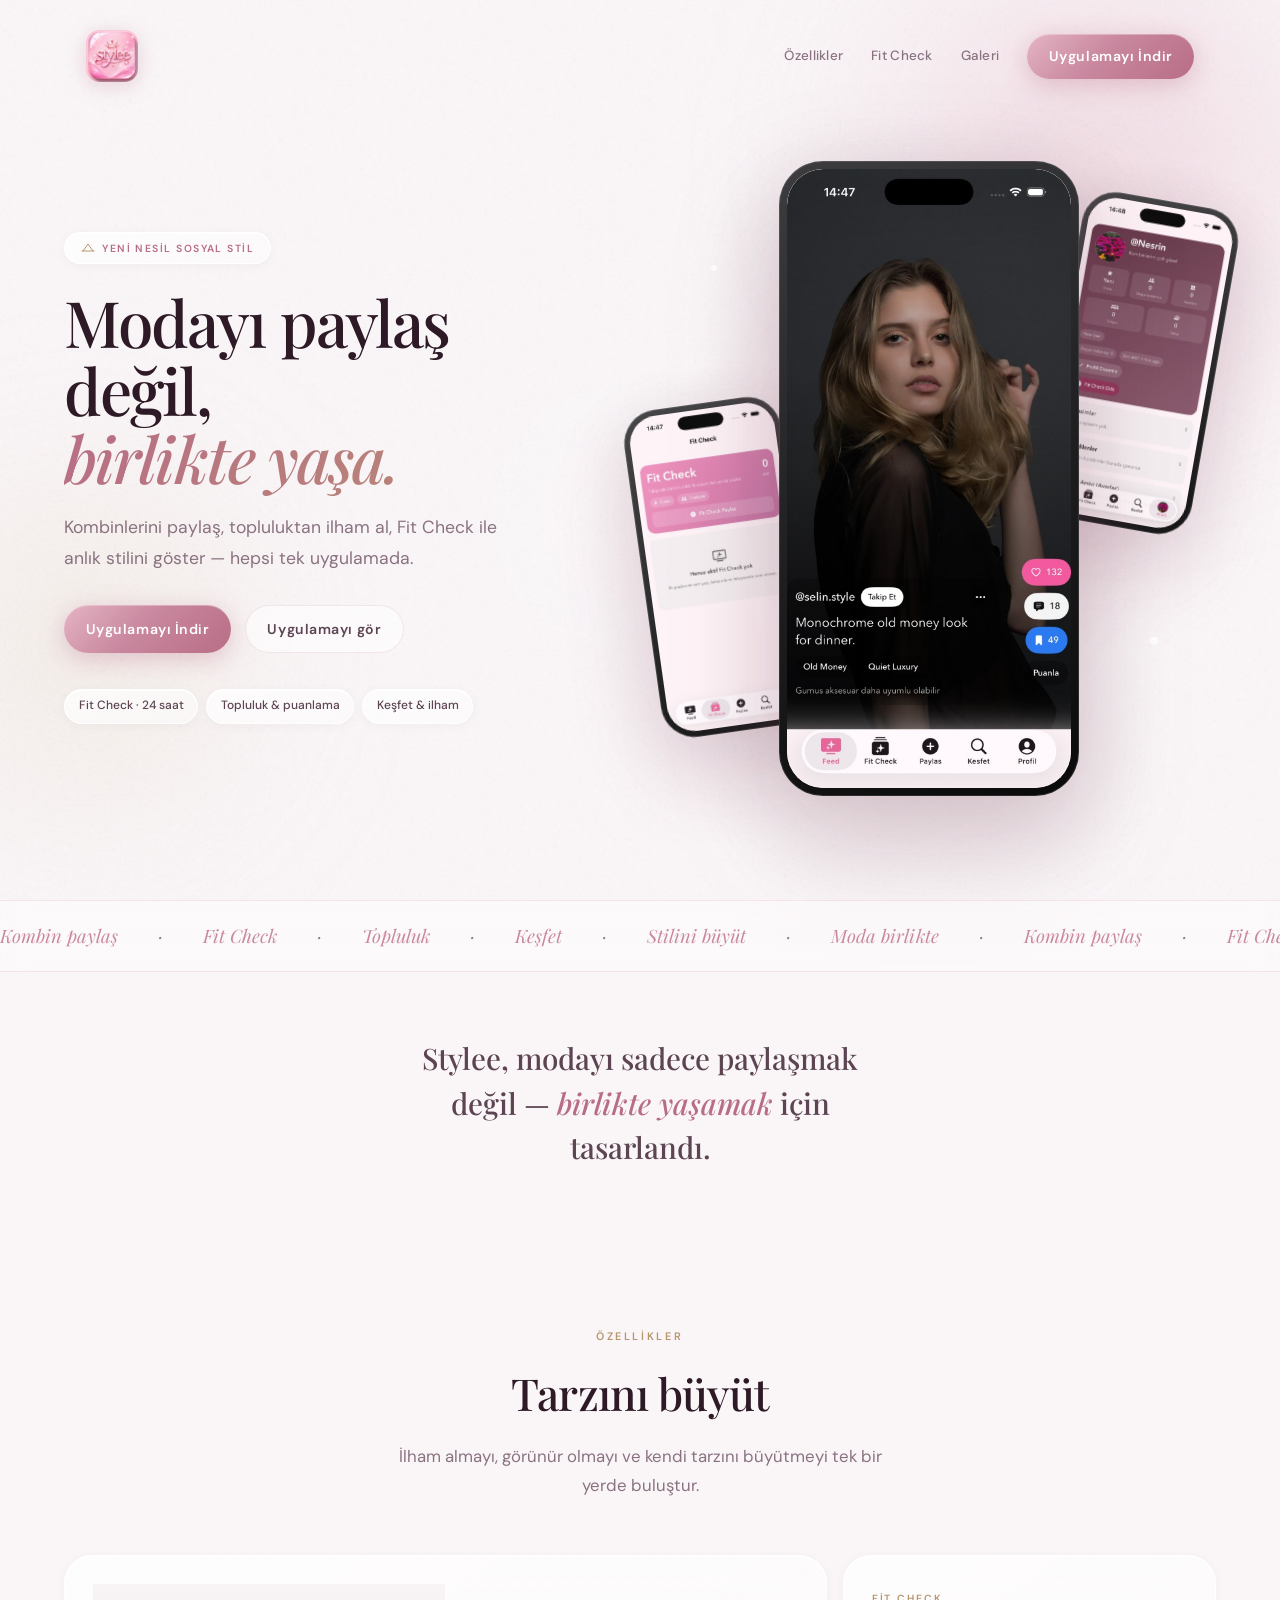
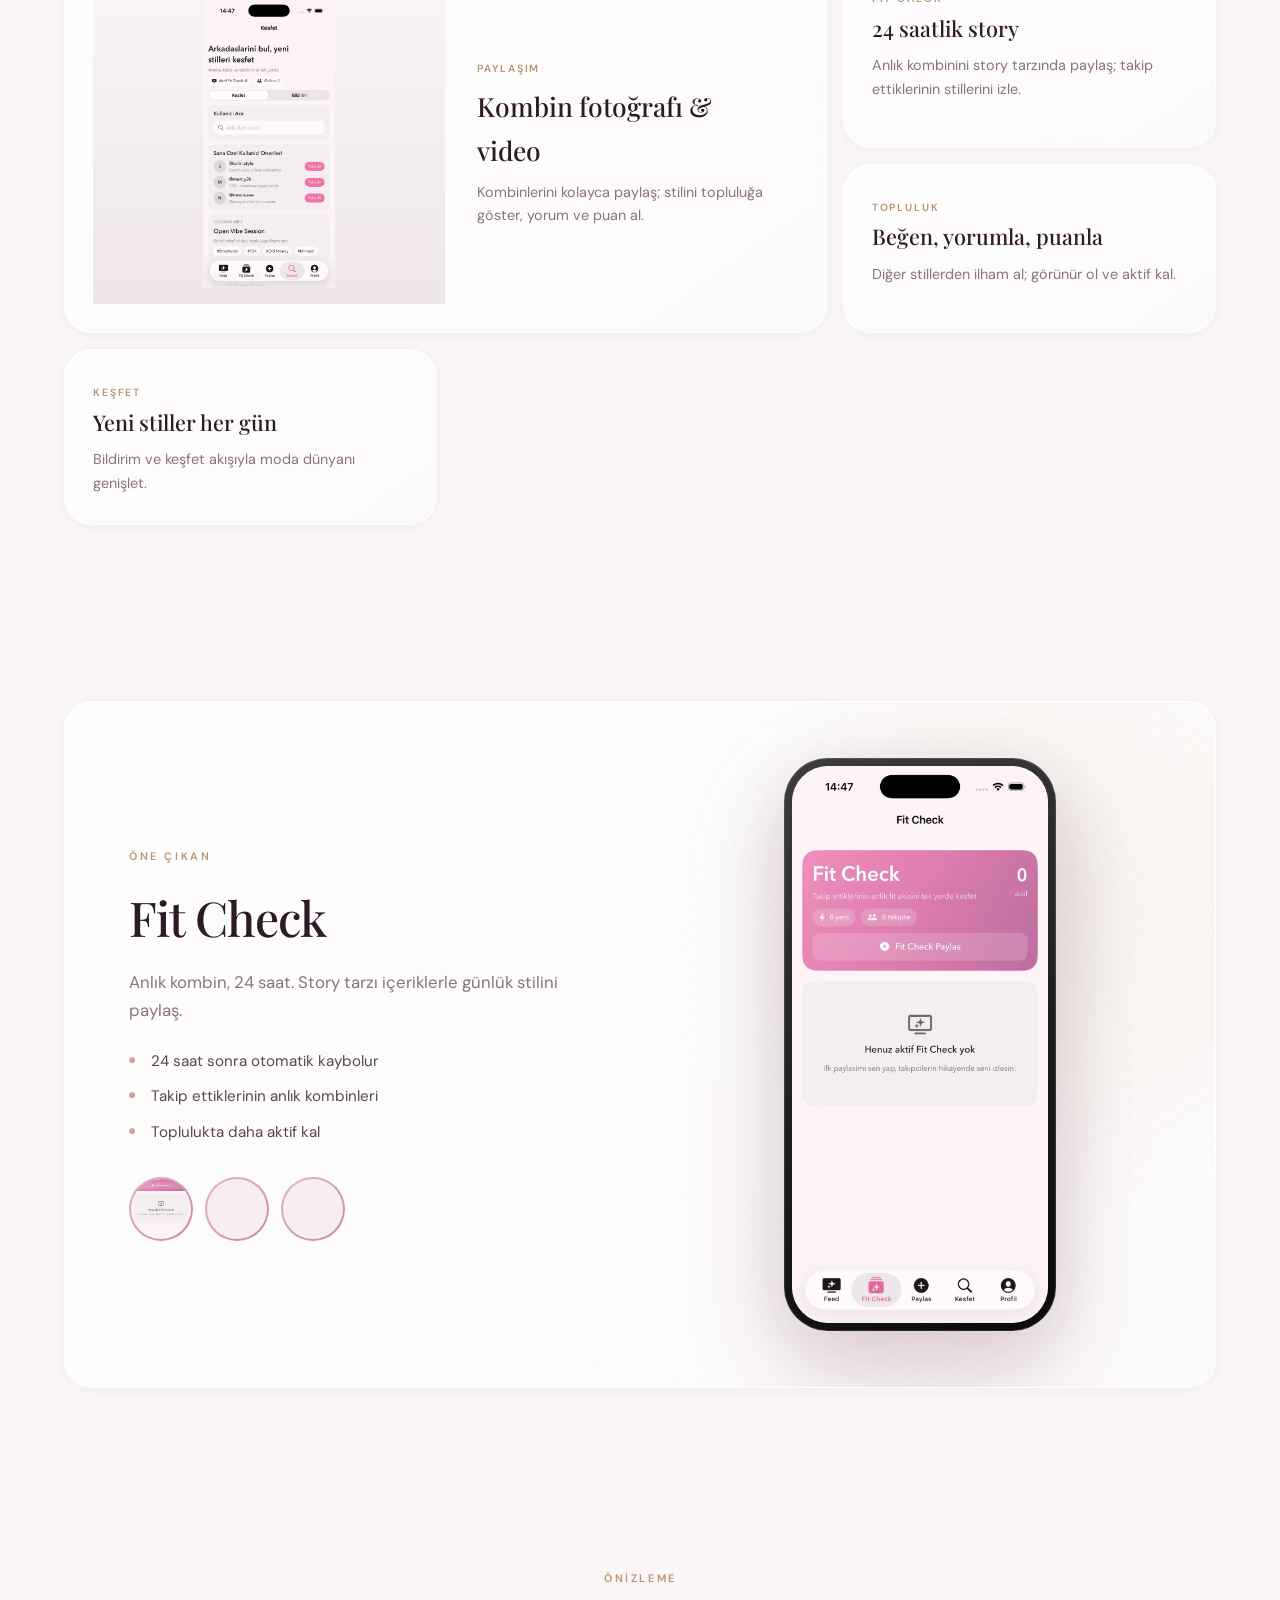
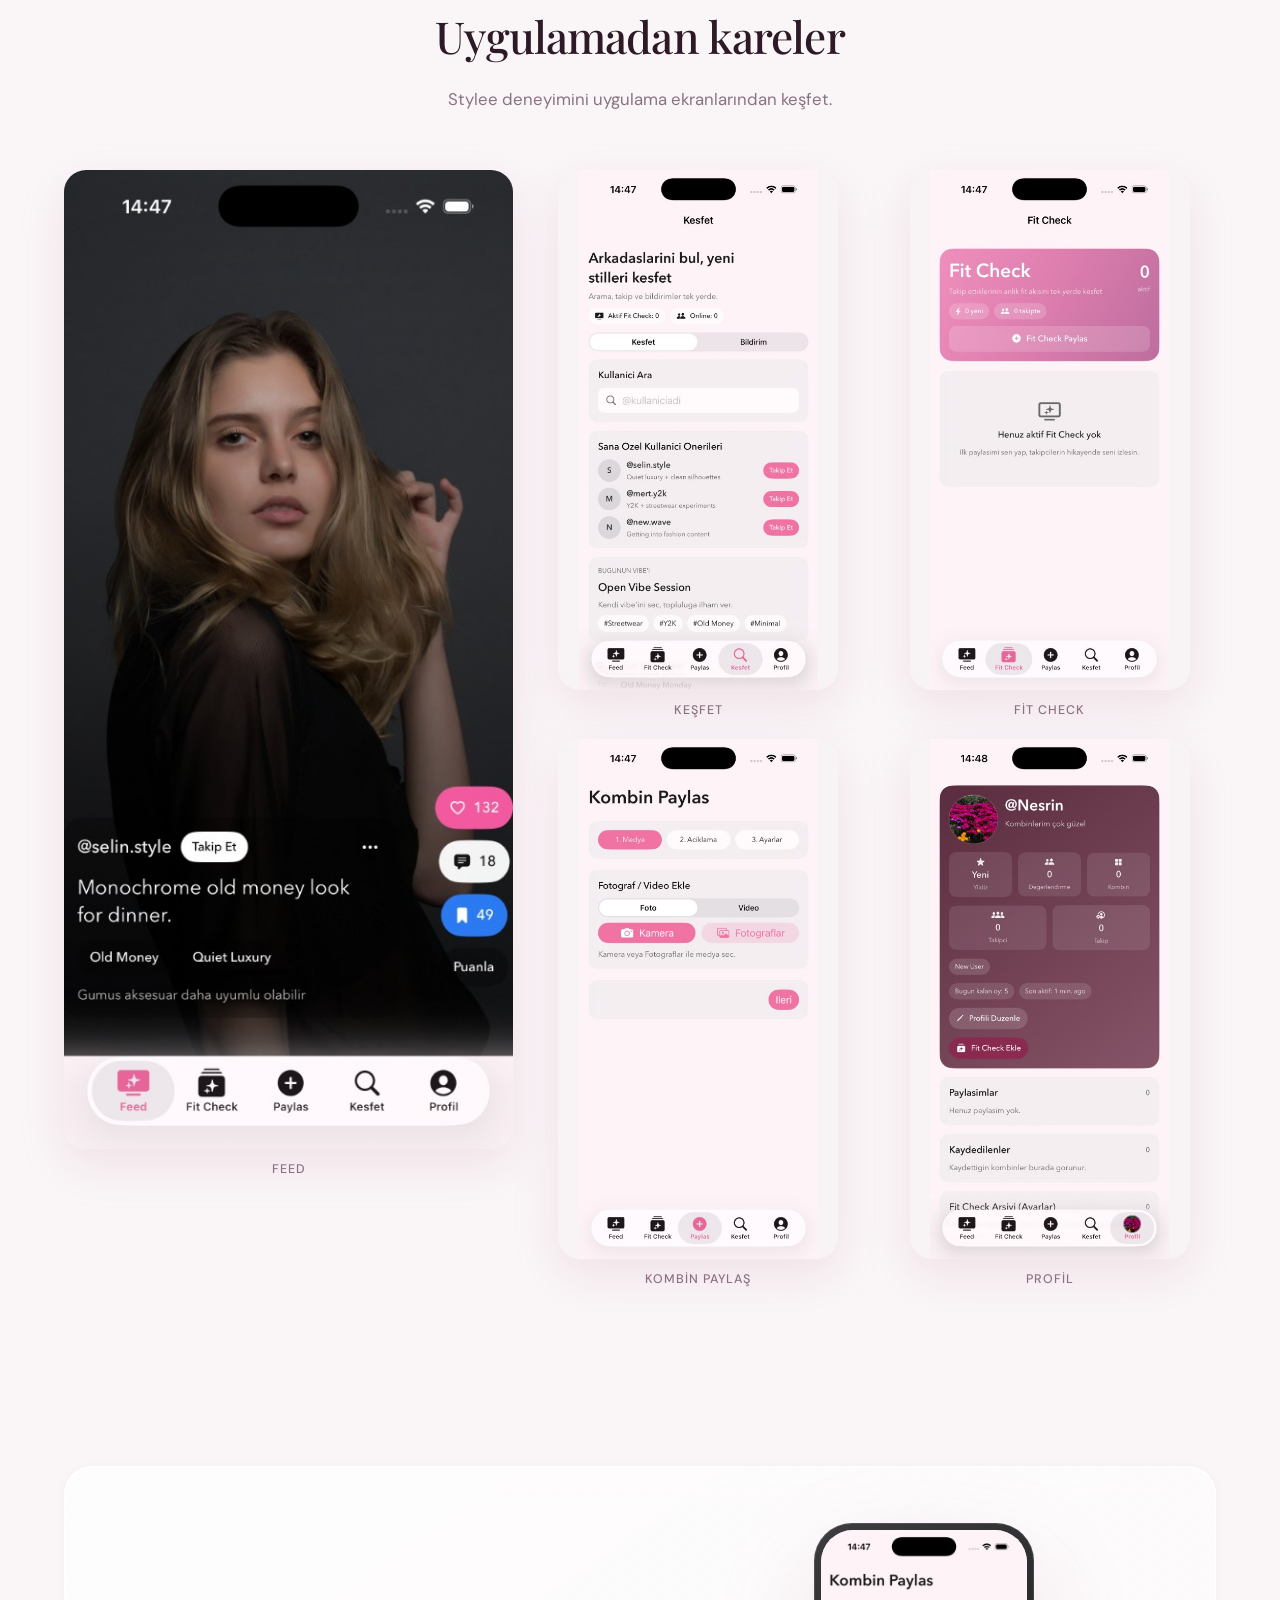
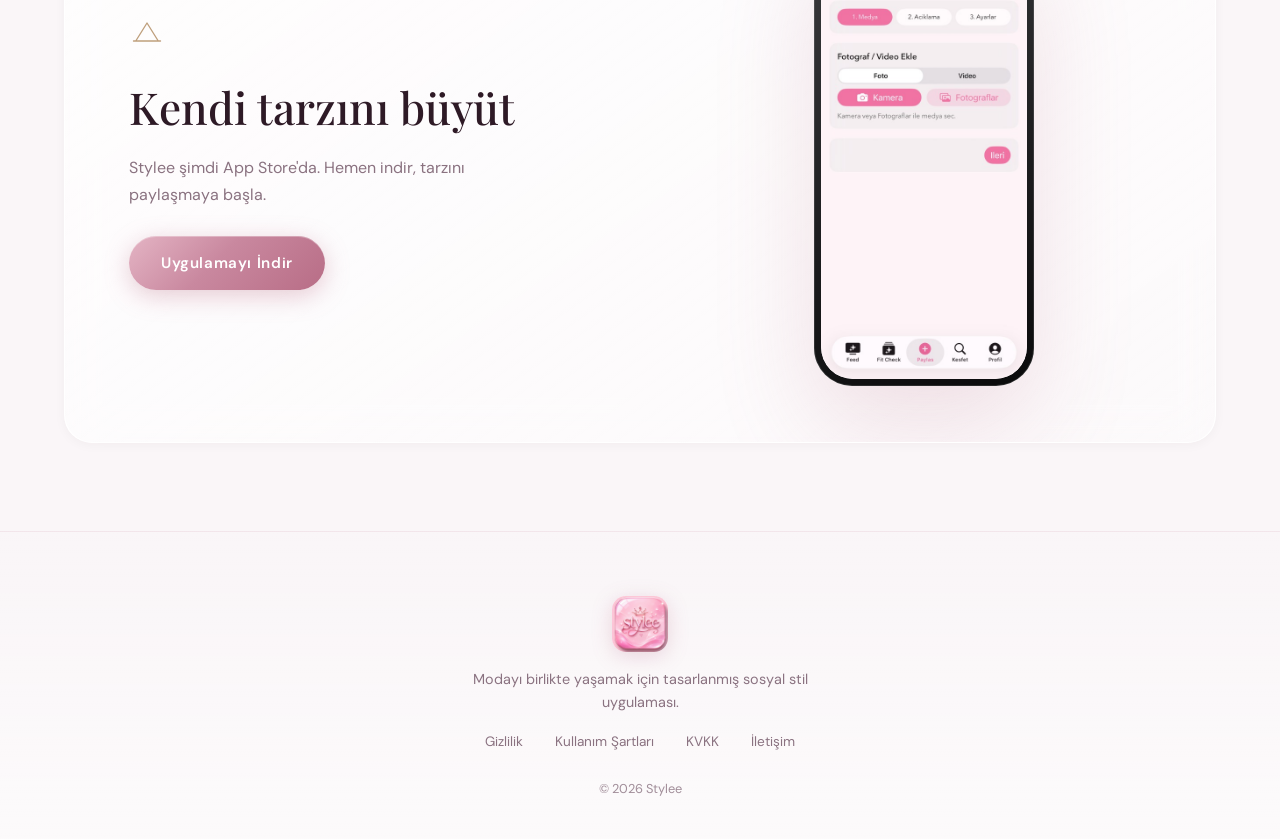
<file: index.html>
<!DOCTYPE html>
<html lang="tr">
  <head>
    <meta charset="UTF-8" />
    <meta name="viewport" content="width=device-width, initial-scale=1.0" />
    <meta
      name="description"
      content="Stylee — modayı birlikte yaşadığın yeni nesil sosyal stil uygulaması. Kombin paylaş, Fit Check at, topluluktan ilham al."
    />
    <title>Stylee — Sosyal Stil Uygulaması</title>
    <link rel="preconnect" href="https://fonts.googleapis.com" />
    <link rel="preconnect" href="https://fonts.gstatic.com" crossorigin />
    <link
      href="https://fonts.googleapis.com/css2?family=Cormorant+Garamond:ital,wght@0,500;0,600;1,500;1,600&family=DM+Sans:ital,wght@0,400;0,500;0,600;0,700;1,400&family=Playfair+Display:ital,wght@0,500;0,600;0,700;1,500;1,600&display=swap"
      rel="stylesheet"
    />
    <link rel="icon" href="assets/logo.png" type="image/png" />
    <link rel="stylesheet" href="css/style.css" />
    <link rel="stylesheet" href="css/motion.css" />
  </head>
  <body>
    <div class="bg-mesh" aria-hidden="true">
      <span class="mesh-orb mesh-orb-1"></span>
      <span class="mesh-orb mesh-orb-2"></span>
      <span class="mesh-orb mesh-orb-3"></span>
    </div>
    <div class="bg-grain" aria-hidden="true"></div>
    <div class="bg-lines" aria-hidden="true"></div>

    <header class="header">
      <div class="container header-wrap">
        <div class="header-inner">
          <a href="#" class="logo-link" aria-label="Stylee">
            <img
              class="logo-img logo-img-full"
              src="assets/logo.png"
              alt="Stylee"
              width="52"
              height="52"
            />
          </a>
          <nav class="nav" aria-label="Ana menü">
            <a href="#ozellikler">Özellikler</a>
            <a href="#fitcheck">Fit Check</a>
            <a href="#galeri">Galeri</a>
            <a href="https://apps.apple.com/tr/app/stylee/id6776775569" class="btn btn-primary btn-shine">Uygulamayı İndir</a>
          </nav>
          <button
            class="nav-toggle"
            type="button"
            aria-label="Menüyü aç"
            aria-expanded="false"
          >
            <span></span><span></span><span></span>
          </button>
        </div>
      </div>
    </header>

    <main>
      <section class="hero" id="anasayfa">
        <div class="container hero-grid">
          <div class="hero-content">
            <span class="hero-badge glass hero-enter hero-enter-d1">
              <svg class="badge-crown" width="14" height="10" viewBox="0 0 14 10" fill="none" aria-hidden="true">
                <path d="M1 8h12M2 8L7 1l5 7" stroke="currentColor" stroke-width="1" stroke-linecap="round" stroke-linejoin="round"/>
              </svg>
              Yeni nesil sosyal stil
            </span>
            <h1 class="hero-enter hero-enter-d2">Modayı paylaş değil,<br /><em>birlikte yaşa.</em></h1>
            <p class="hero-lead hero-enter hero-enter-d3">
              Kombinlerini paylaş, topluluktan ilham al, Fit Check ile anlık
              stilini göster — hepsi tek uygulamada.
            </p>
            <div class="hero-actions hero-enter hero-enter-d4">
              <a href="https://apps.apple.com/tr/app/stylee/id6776775569" class="btn btn-primary btn-shine">Uygulamayı İndir</a>
              <a href="#galeri" class="btn btn-outline">Uygulamayı gör</a>
            </div>
            <ul class="hero-pills" aria-label="Öne çıkanlar">
              <li class="glass">Fit Check · 24 saat</li>
              <li class="glass">Topluluk & puanlama</li>
              <li class="glass">Keşfet & ilham</li>
            </ul>
          </div>

          <div class="hero-showcase hero-showcase-enter" aria-label="Uygulama önizlemesi">
            <div class="hero-sparkles" aria-hidden="true">
              <span></span><span></span><span></span><span></span><span></span>
            </div>
            <div class="showcase-glow" aria-hidden="true"></div>
            <div class="phone-main">
              <div class="phone-frame">
                <div class="phone-screen">
                  <img
                    class="screen-img"
                    src="assets/screenshots/03.png"
                    alt="Stylee feed ekranı"
                    data-fallback="mock"
                  />
                  <div class="screen-mock" aria-hidden="true">
                    <div class="mock-header"></div>
                    <div class="mock-stories">
                      <span></span><span></span><span></span><span></span>
                    </div>
                    <div class="mock-feed">
                      <div class="mock-card"></div>
                      <div class="mock-card short"></div>
                    </div>
                  </div>
                </div>
              </div>
            </div>
            <div class="phone-float phone-float-left">
              <div class="phone-frame phone-frame-sm">
                <div class="phone-screen">
                  <img
                    class="screen-img"
                    src="assets/screenshots/fitcheck.png"
                    alt="Fit Check"
                    data-fallback="mock"
                  />
                  <div class="screen-mock screen-mock-sm" aria-hidden="true"></div>
                </div>
              </div>
            </div>
            <div class="phone-float phone-float-right">
              <div class="phone-frame phone-frame-sm">
                <div class="phone-screen">
                  <img
                    class="screen-img"
                    src="assets/screenshots/04.png"
                    alt=""
                    data-fallback="mock"
                  />
                  <div class="screen-mock screen-mock-sm" aria-hidden="true"></div>
                </div>
              </div>
            </div>
          </div>
        </div>
      </section>

      <div class="marquee" aria-hidden="true">
        <div class="marquee-track">
          <span>Kombin paylaş</span><span>·</span>
          <span>Fit Check</span><span>·</span>
          <span>Topluluk</span><span>·</span>
          <span>Keşfet</span><span>·</span>
          <span>Stilini büyüt</span><span>·</span>
          <span>Moda birlikte</span><span>·</span>
          <span>Kombin paylaş</span><span>·</span>
          <span>Fit Check</span><span>·</span>
          <span>Topluluk</span><span>·</span>
          <span>Keşfet</span><span>·</span>
          <span>Stilini büyüt</span><span>·</span>
          <span>Moda birlikte</span><span>·</span>
        </div>
      </div>

      <section class="quote-strip">
        <div class="container reveal">
          <blockquote>
            Stylee, modayı sadece paylaşmak değil — <em>birlikte yaşamak</em> için tasarlandı.
          </blockquote>
        </div>
      </section>

      <section id="ozellikler">
        <div class="container">
          <header class="section-header reveal">
            <span class="section-label">Özellikler</span>
            <h2>Tarzını büyüt</h2>
            <p>
              İlham almayı, görünür olmayı ve kendi tarzını büyütmeyi tek bir yerde buluştur.
            </p>
          </header>
          <div class="bento stagger-group">
            <article class="bento-card bento-large glass reveal">
              <div class="bento-visual">
                <img src="assets/screenshots/hero.png" alt="Keşfet ekranı" class="bento-img" data-fallback="gradient" />
                <div class="bento-placeholder" aria-hidden="true"></div>
              </div>
              <div class="bento-body">
                <span class="bento-tag">Paylaşım</span>
                <h3>Kombin fotoğrafı & video</h3>
                <p>Kombinlerini kolayca paylaş; stilini topluluğa göster, yorum ve puan al.</p>
              </div>
            </article>
            <article class="bento-card glass reveal">
              <span class="bento-tag">Fit Check</span>
              <h3>24 saatlik story</h3>
              <p>Anlık kombinini story tarzında paylaş; takip ettiklerinin stillerini izle.</p>
            </article>
            <article class="bento-card glass reveal">
              <span class="bento-tag">Topluluk</span>
              <h3>Beğen, yorumla, puanla</h3>
              <p>Diğer stillerden ilham al; görünür ol ve aktif kal.</p>
            </article>
            <article class="bento-card glass reveal">
              <span class="bento-tag">Keşfet</span>
              <h3>Yeni stiller her gün</h3>
              <p>Bildirim ve keşfet akışıyla moda dünyanı genişlet.</p>
            </article>
          </div>
        </div>
      </section>

      <section class="fitcheck" id="fitcheck">
        <div class="container">
          <div class="fitcheck-panel glass reveal">
            <div class="fitcheck-copy">
              <span class="section-label">Öne çıkan</span>
              <h2>Fit Check</h2>
              <p class="fitcheck-lead">Anlık kombin, 24 saat. Story tarzı içeriklerle günlük stilini paylaş.</p>
              <ul class="fitcheck-list">
                <li>24 saat sonra otomatik kaybolur</li>
                <li>Takip ettiklerinin anlık kombinleri</li>
                <li>Toplulukta daha aktif kal</li>
              </ul>
              <div class="story-rings">
                <div class="story-ring"><div class="story-ring-inner"><img src="assets/screenshots/fitcheck.png" alt="" onerror="this.remove()" /></div></div>
                <div class="story-ring"><div class="story-ring-inner"></div></div>
                <div class="story-ring"><div class="story-ring-inner"></div></div>
              </div>
            </div>
            <div class="fitcheck-device">
              <div class="phone-frame">
                <div class="phone-screen">
                  <img
                    class="screen-img"
                    src="assets/screenshots/fitcheck.png"
                    alt="Fit Check ekranı"
                    data-fallback="mock"
                  />
                  <div class="screen-mock screen-mock-fitcheck" aria-hidden="true">
                    <div class="mock-ring-row">
                      <span class="active"></span><span></span><span></span><span></span>
                    </div>
                    <div class="mock-hero-outfit"></div>
                  </div>
                </div>
              </div>
            </div>
          </div>
        </div>
      </section>

      <section id="galeri">
        <div class="container">
          <header class="section-header reveal">
            <span class="section-label">Önizleme</span>
            <h2>Uygulamadan kareler</h2>
            <p>Stylee deneyimini uygulama ekranlarından keşfet.</p>
          </header>
          <div class="showcase-grid stagger-group">
            <figure class="showcase-item showcase-featured reveal reveal-scale">
              <div class="showcase-frame">
                <img src="assets/screenshots/03.png" alt="Stylee feed" class="showcase-img" data-fallback="mock" />
                <div class="screen-mock" aria-hidden="true"></div>
              </div>
              <figcaption>Feed</figcaption>
            </figure>
            <figure class="showcase-item reveal reveal-scale">
              <div class="showcase-frame">
                <img src="assets/screenshots/hero.png" alt="Keşfet" class="showcase-img" data-fallback="mock" />
                <div class="screen-mock screen-mock-sm" aria-hidden="true"></div>
              </div>
              <figcaption>Keşfet</figcaption>
            </figure>
            <figure class="showcase-item reveal reveal-scale">
              <div class="showcase-frame">
                <img src="assets/screenshots/fitcheck.png" alt="Fit Check" class="showcase-img" data-fallback="mock" />
                <div class="screen-mock screen-mock-sm" aria-hidden="true"></div>
              </div>
              <figcaption>Fit Check</figcaption>
            </figure>
            <figure class="showcase-item reveal reveal-scale">
              <div class="showcase-frame">
                <img src="assets/screenshots/01.png" alt="Kombin paylaş" class="showcase-img" data-fallback="mock" />
                <div class="screen-mock screen-mock-sm" aria-hidden="true"></div>
              </div>
              <figcaption>Kombin paylaş</figcaption>
            </figure>
            <figure class="showcase-item reveal reveal-scale">
              <div class="showcase-frame">
                <img src="assets/screenshots/04.png" alt="Profil" class="showcase-img" data-fallback="mock" />
                <div class="screen-mock screen-mock-sm" aria-hidden="true"></div>
              </div>
              <figcaption>Profil</figcaption>
            </figure>
          </div>
        </div>
      </section>

      <section id="indir">
        <div class="container">
          <div class="cta-panel glass reveal">
            <div class="cta-content">
              <svg class="cta-crown" width="36" height="28" viewBox="0 0 32 24" fill="none" aria-hidden="true">
                <path d="M4 20h24M6 20L16 4l10 16" stroke="currentColor" stroke-width="1.2" stroke-linecap="round" stroke-linejoin="round"/>
              </svg>
              <h2>Kendi tarzını büyüt</h2>
              <p>Stylee şimdi App Store'da. Hemen indir, tarzını paylaşmaya başla.</p>
              <a href="https://apps.apple.com/tr/app/stylee/id6776775569" class="btn btn-primary btn-shine btn-lg">Uygulamayı İndir</a>
            </div>
            <div class="cta-visual">
              <div class="phone-frame phone-frame-cta">
                <div class="phone-screen">
                  <img src="assets/screenshots/01.png" alt="Kombin paylaş" class="screen-img" data-fallback="mock" />
                  <div class="screen-mock" aria-hidden="true"></div>
                </div>
              </div>
            </div>
          </div>
        </div>
      </section>
    </main>

    <footer class="footer">
      <div class="container footer-inner">
        <a href="#" class="logo-link" aria-label="Stylee">
          <img class="logo-img logo-img-full" src="assets/logo.png" alt="Stylee" width="48" height="48" />
        </a>
        <p class="footer-tagline">
          Modayı birlikte yaşamak için tasarlanmış sosyal stil uygulaması.
        </p>
        <nav class="footer-nav">
          <a href="gizlilik.html">Gizlilik</a>
          <a href="kullanim.html">Kullanım Şartları</a>
          <a href="kvkk.html">KVKK</a>
          <a href="mailto:styleeadmin@gmail.com">İletişim</a>
        </nav>
        <p class="footer-copy">© 2026 Stylee</p>
      </div>
    </footer>

    <script src="js/main.js"></script>
  </body>
</html>
</file>
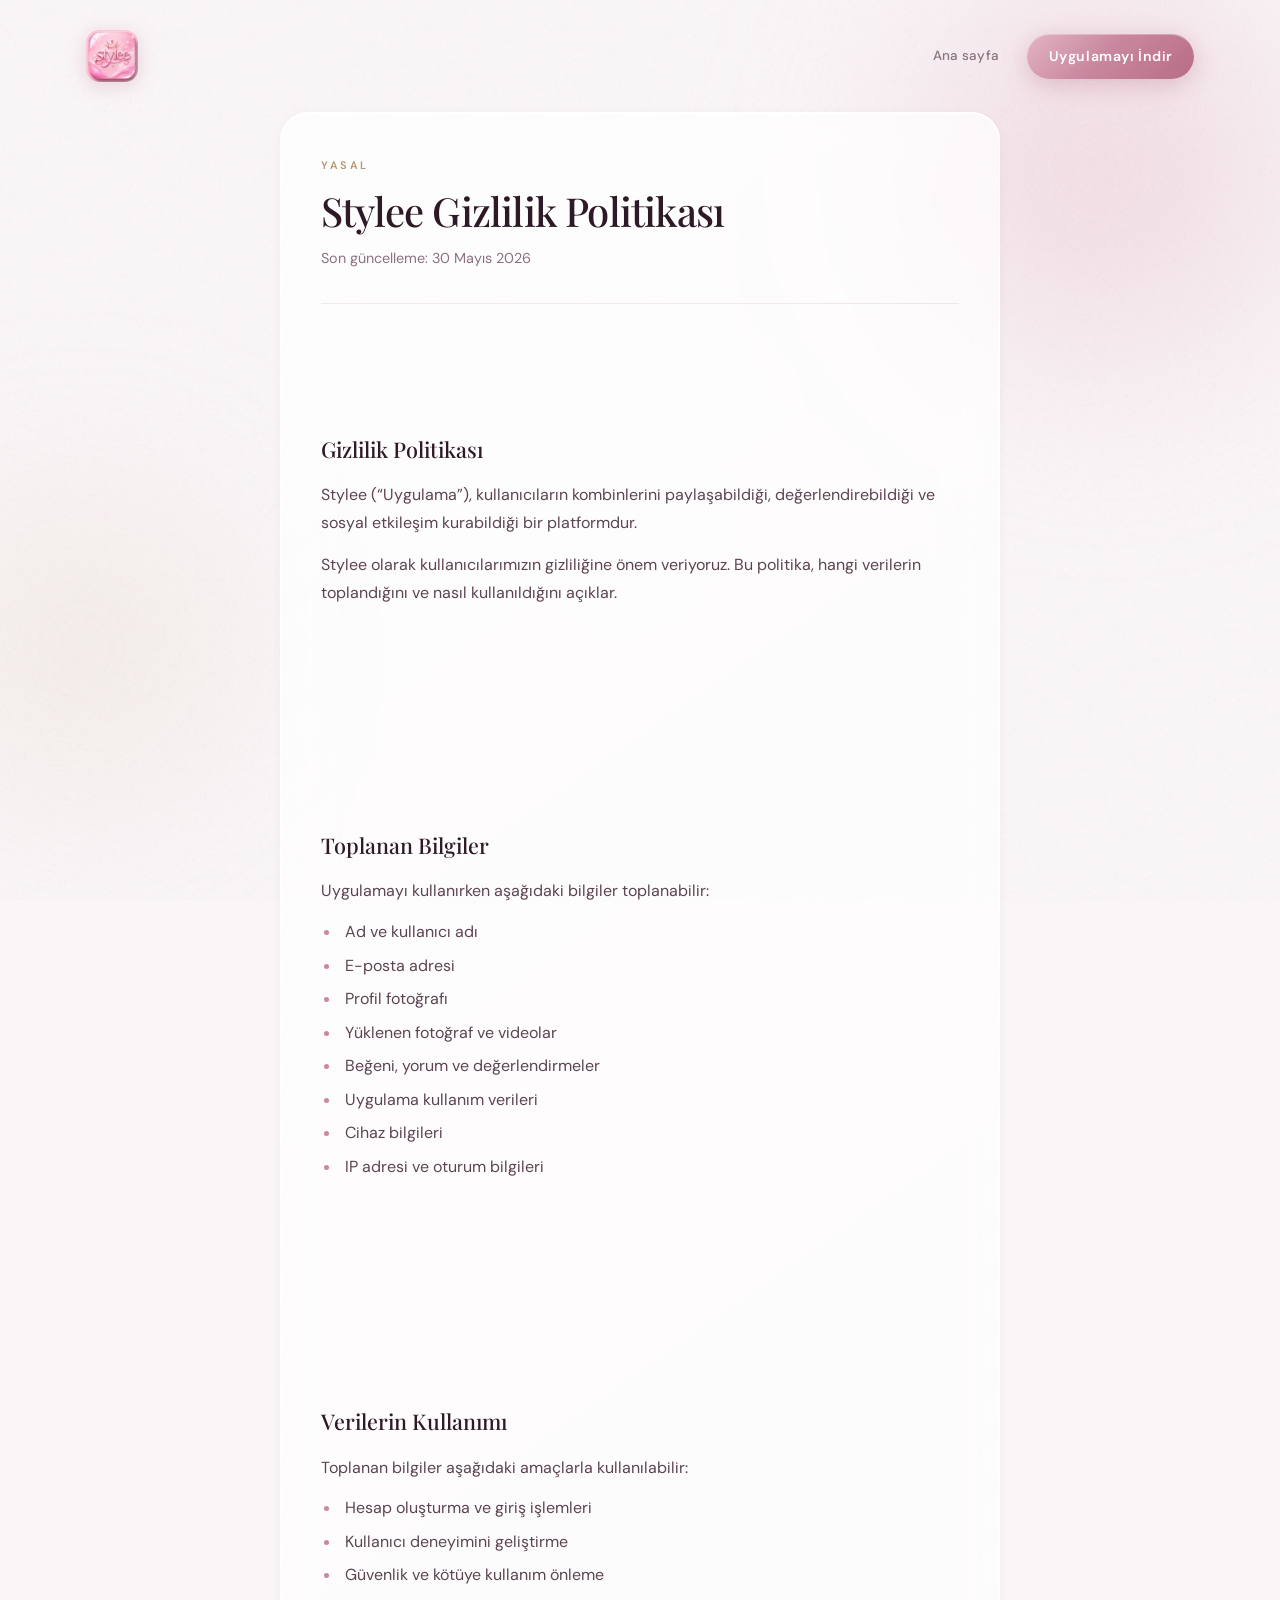
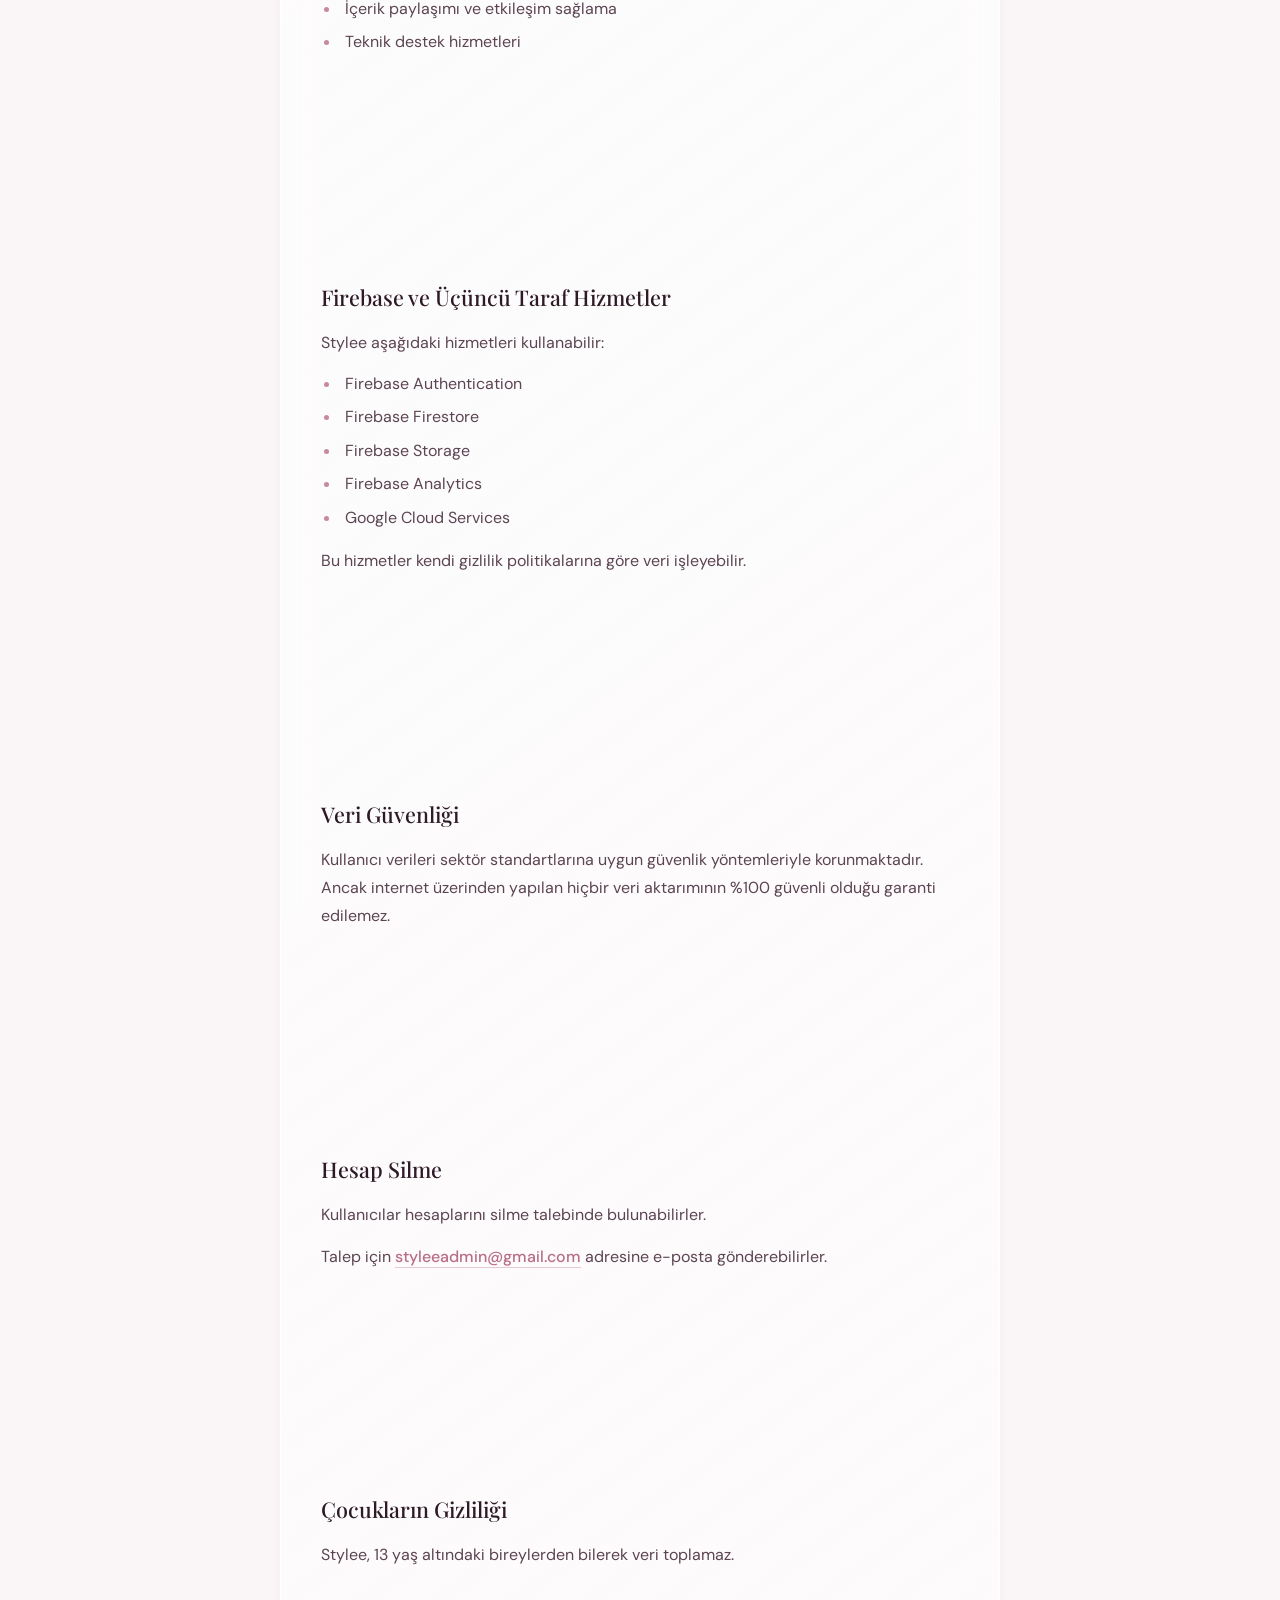
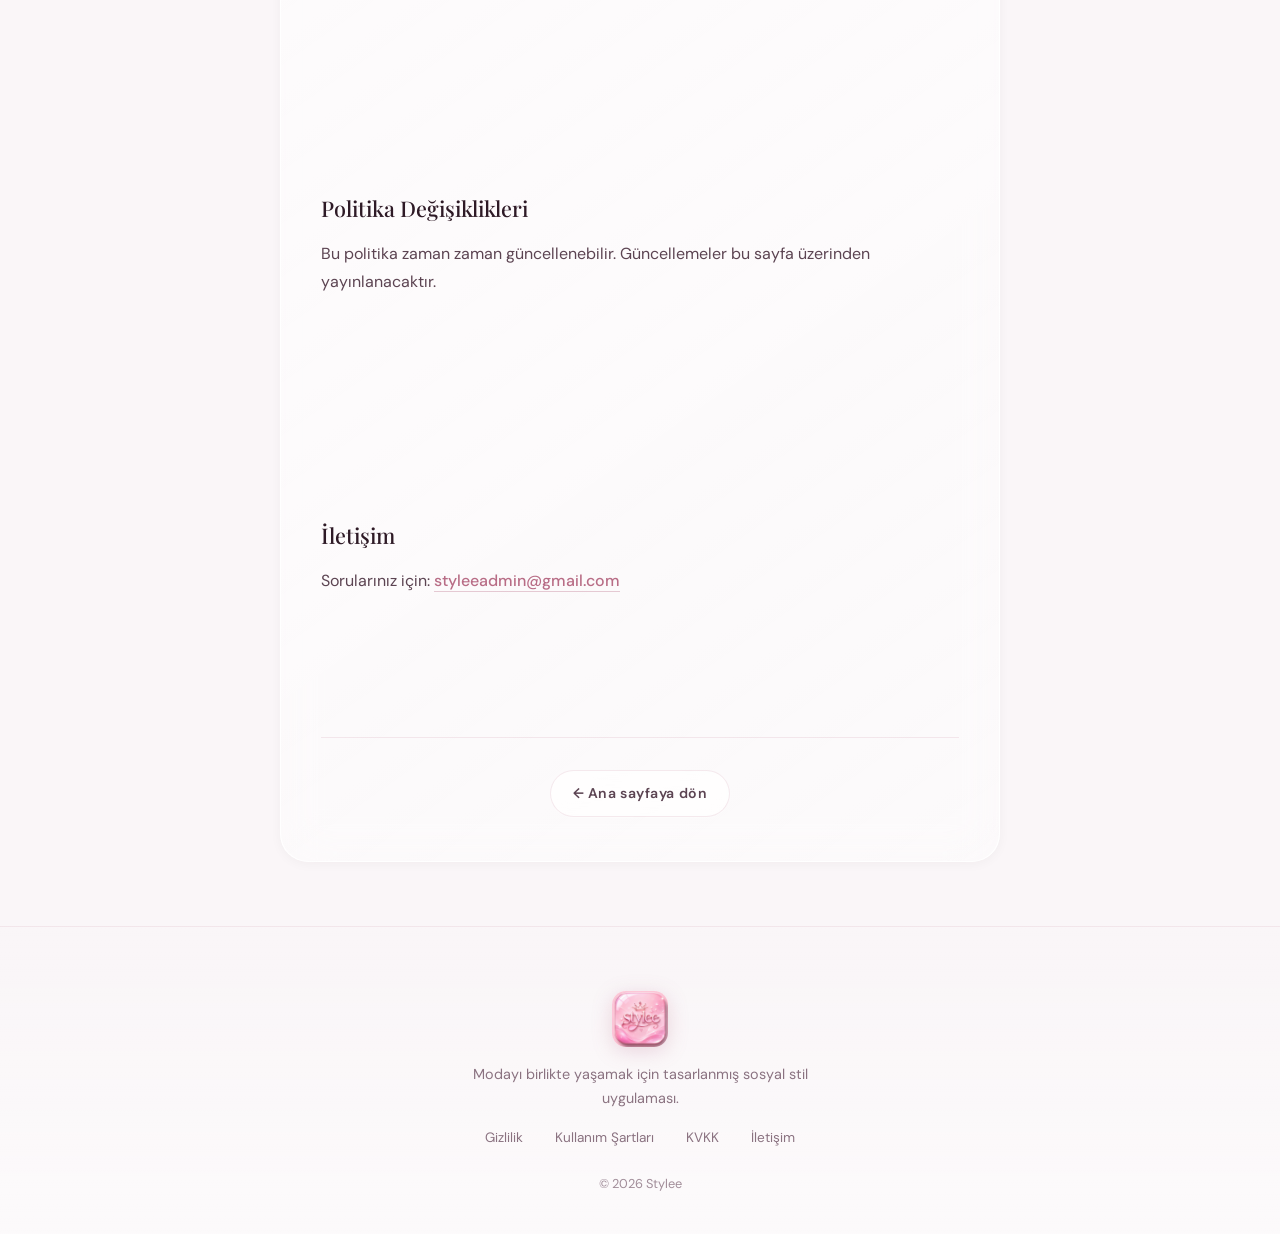
<file: gizlilik.html>
<!DOCTYPE html>
<html lang="tr">
  <head>
    <meta charset="UTF-8" />
    <meta name="viewport" content="width=device-width, initial-scale=1.0" />
    <meta name="description" content="Stylee gizlilik politikası — verilerinizin nasıl toplandığı ve korunduğu hakkında bilgi." />
    <title>Gizlilik Politikası — Stylee</title>
    <link rel="preconnect" href="https://fonts.googleapis.com" />
    <link rel="preconnect" href="https://fonts.gstatic.com" crossorigin />
    <link
      href="https://fonts.googleapis.com/css2?family=Cormorant+Garamond:ital,wght@0,500;0,600;1,500&family=DM+Sans:ital,wght@0,400;0,500;0,600;0,700;1,400&family=Playfair+Display:ital,wght@0,500;0,600;0,700;1,500&display=swap"
      rel="stylesheet"
    />
    <link rel="icon" href="assets/logo.png" type="image/png" />
    <link rel="stylesheet" href="css/style.css" />
    <link rel="stylesheet" href="css/legal.css" />
  </head>
  <body class="legal-body">
    <div class="bg-mesh" aria-hidden="true">
      <span class="mesh-orb mesh-orb-1"></span>
      <span class="mesh-orb mesh-orb-2"></span>
      <span class="mesh-orb mesh-orb-3"></span>
    </div>
    <div class="bg-grain" aria-hidden="true"></div>

    <header class="header scrolled">
      <div class="container header-wrap">
        <div class="header-inner">
          <a href="index.html" class="logo-link" aria-label="Stylee ana sayfa">
            <img class="logo-img logo-img-full" src="assets/logo.png" alt="Stylee" width="52" height="52" />
          </a>
          <nav class="nav" aria-label="Ana menü">
            <a href="index.html">Ana sayfa</a>
            <a href="https://apps.apple.com/tr/app/stylee/id6776775569" class="btn btn-primary btn-shine">Uygulamayı İndir</a>
          </nav>
          <button class="nav-toggle" type="button" aria-label="Menüyü aç" aria-expanded="false">
            <span></span><span></span><span></span>
          </button>
        </div>
      </div>
    </header>

    <main class="legal-main">
      <article class="legal-doc glass">
        <header class="legal-header">
          <span class="section-label">Yasal</span>
          <h1>Stylee Gizlilik Politikası</h1>
          <p class="legal-updated">Son güncelleme: 30 Mayıs 2026</p>
        </header>

        <section class="legal-section">
          <h2>Gizlilik Politikası</h2>
          <p>
            Stylee (“Uygulama”), kullanıcıların kombinlerini paylaşabildiği, değerlendirebildiği ve
            sosyal etkileşim kurabildiği bir platformdur.
          </p>
          <p>
            Stylee olarak kullanıcılarımızın gizliliğine önem veriyoruz. Bu politika, hangi verilerin
            toplandığını ve nasıl kullanıldığını açıklar.
          </p>
        </section>

        <section class="legal-section">
          <h2>Toplanan Bilgiler</h2>
          <p>Uygulamayı kullanırken aşağıdaki bilgiler toplanabilir:</p>
          <ul>
            <li>Ad ve kullanıcı adı</li>
            <li>E-posta adresi</li>
            <li>Profil fotoğrafı</li>
            <li>Yüklenen fotoğraf ve videolar</li>
            <li>Beğeni, yorum ve değerlendirmeler</li>
            <li>Uygulama kullanım verileri</li>
            <li>Cihaz bilgileri</li>
            <li>IP adresi ve oturum bilgileri</li>
          </ul>
        </section>

        <section class="legal-section">
          <h2>Verilerin Kullanımı</h2>
          <p>Toplanan bilgiler aşağıdaki amaçlarla kullanılabilir:</p>
          <ul>
            <li>Hesap oluşturma ve giriş işlemleri</li>
            <li>Kullanıcı deneyimini geliştirme</li>
            <li>Güvenlik ve kötüye kullanım önleme</li>
            <li>İçerik paylaşımı ve etkileşim sağlama</li>
            <li>Teknik destek hizmetleri</li>
          </ul>
        </section>

        <section class="legal-section">
          <h2>Firebase ve Üçüncü Taraf Hizmetler</h2>
          <p>Stylee aşağıdaki hizmetleri kullanabilir:</p>
          <ul>
            <li>Firebase Authentication</li>
            <li>Firebase Firestore</li>
            <li>Firebase Storage</li>
            <li>Firebase Analytics</li>
            <li>Google Cloud Services</li>
          </ul>
          <p>
            Bu hizmetler kendi gizlilik politikalarına göre veri işleyebilir.
          </p>
        </section>

        <section class="legal-section">
          <h2>Veri Güvenliği</h2>
          <p>
            Kullanıcı verileri sektör standartlarına uygun güvenlik yöntemleriyle korunmaktadır.
            Ancak internet üzerinden yapılan hiçbir veri aktarımının %100 güvenli olduğu garanti
            edilemez.
          </p>
        </section>

        <section class="legal-section">
          <h2>Hesap Silme</h2>
          <p>Kullanıcılar hesaplarını silme talebinde bulunabilirler.</p>
          <p>
            Talep için
            <a href="mailto:styleeadmin@gmail.com">styleeadmin@gmail.com</a>
            adresine e-posta gönderebilirler.
          </p>
        </section>

        <section class="legal-section">
          <h2>Çocukların Gizliliği</h2>
          <p>
            Stylee, 13 yaş altındaki bireylerden bilerek veri toplamaz.
          </p>
        </section>

        <section class="legal-section">
          <h2>Politika Değişiklikleri</h2>
          <p>
            Bu politika zaman zaman güncellenebilir. Güncellemeler bu sayfa üzerinden
            yayınlanacaktır.
          </p>
        </section>

        <section class="legal-section">
          <h2>İletişim</h2>
          <p>
            Sorularınız için:
            <a href="mailto:styleeadmin@gmail.com">styleeadmin@gmail.com</a>
          </p>
        </section>

        <p class="legal-back">
          <a href="index.html" class="btn btn-outline">← Ana sayfaya dön</a>
        </p>
      </article>
    </main>

    <footer class="footer">
      <div class="container footer-inner">
        <a href="index.html" class="logo-link" aria-label="Stylee">
          <img class="logo-img logo-img-full" src="assets/logo.png" alt="Stylee" width="48" height="48" />
        </a>
        <p class="footer-tagline">
          Modayı birlikte yaşamak için tasarlanmış sosyal stil uygulaması.
        </p>
        <nav class="footer-nav">
          <a href="gizlilik.html" aria-current="page">Gizlilik</a>
          <a href="kullanim.html">Kullanım Şartları</a>
          <a href="kvkk.html">KVKK</a>
          <a href="mailto:styleeadmin@gmail.com">İletişim</a>
        </nav>
        <p class="footer-copy">© 2026 Stylee</p>
      </div>
    </footer>

    <script src="js/main.js"></script>
  </body>
</html>
</file>
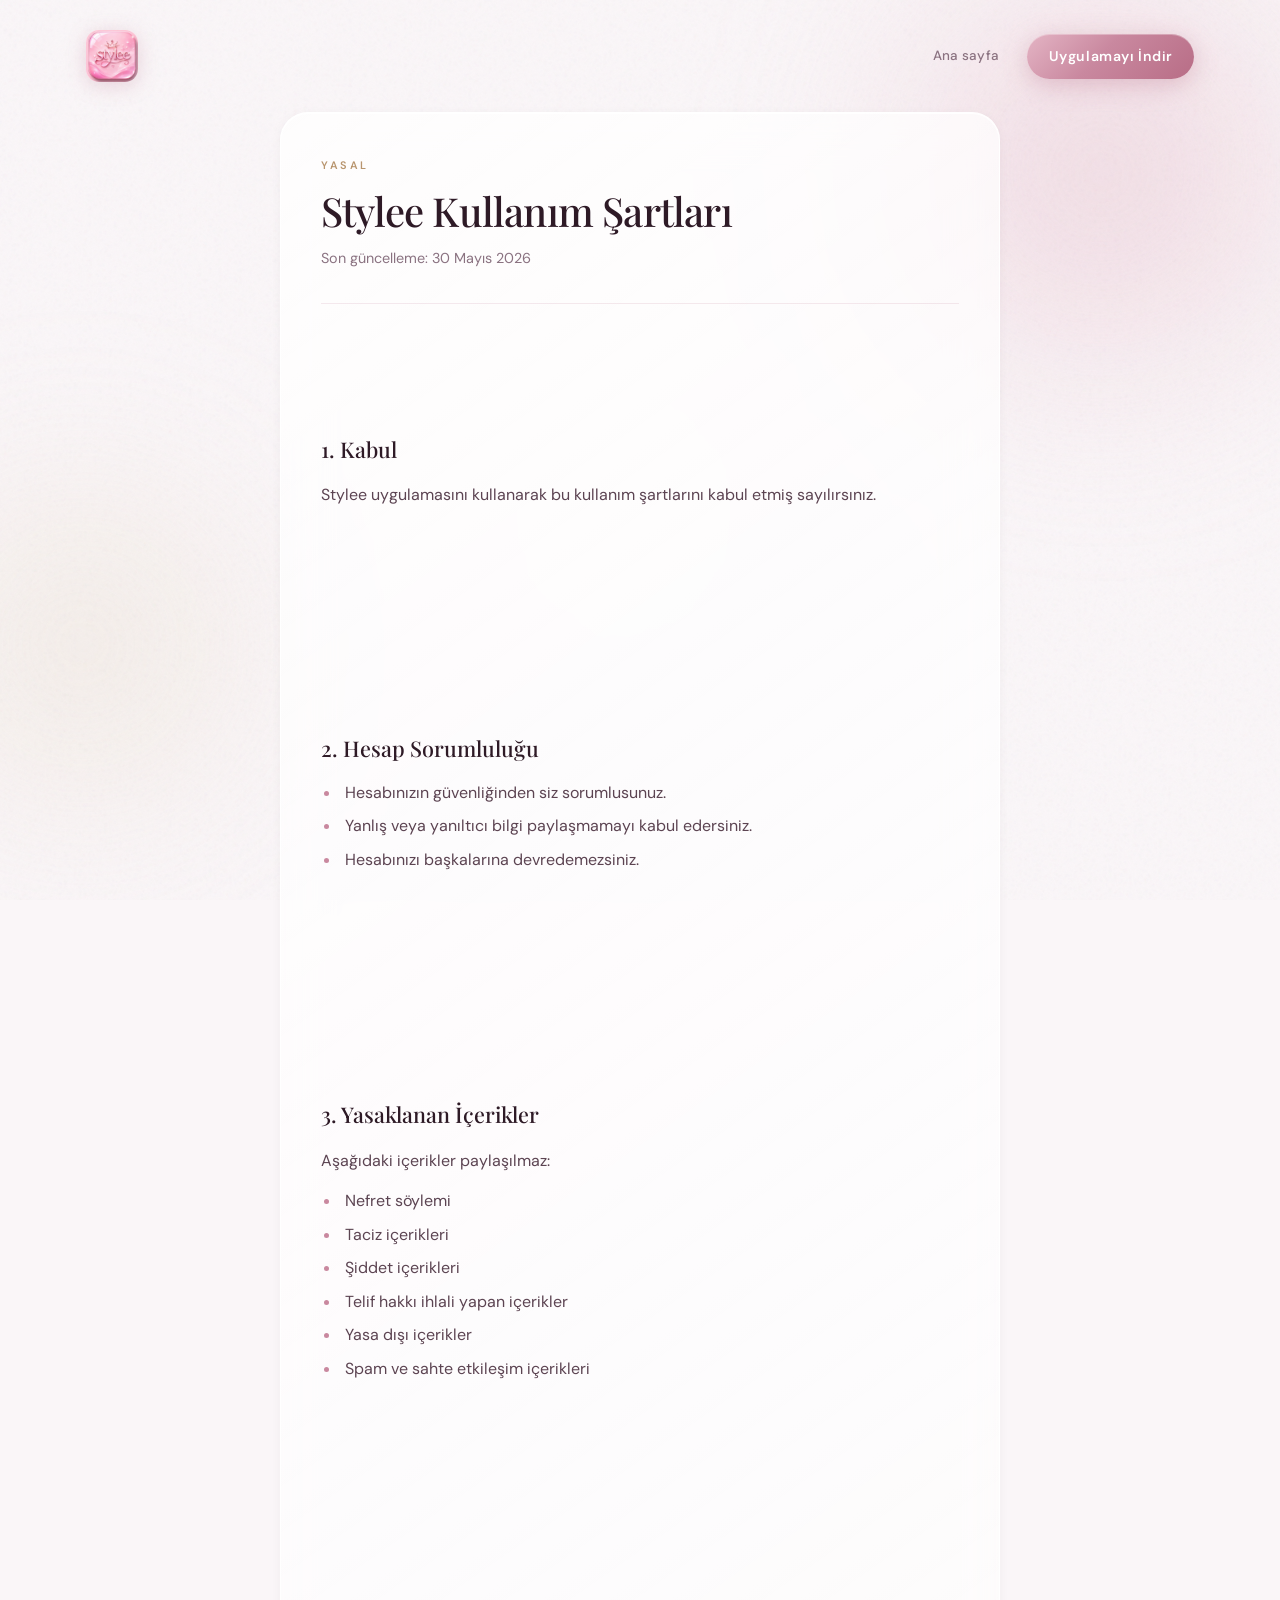
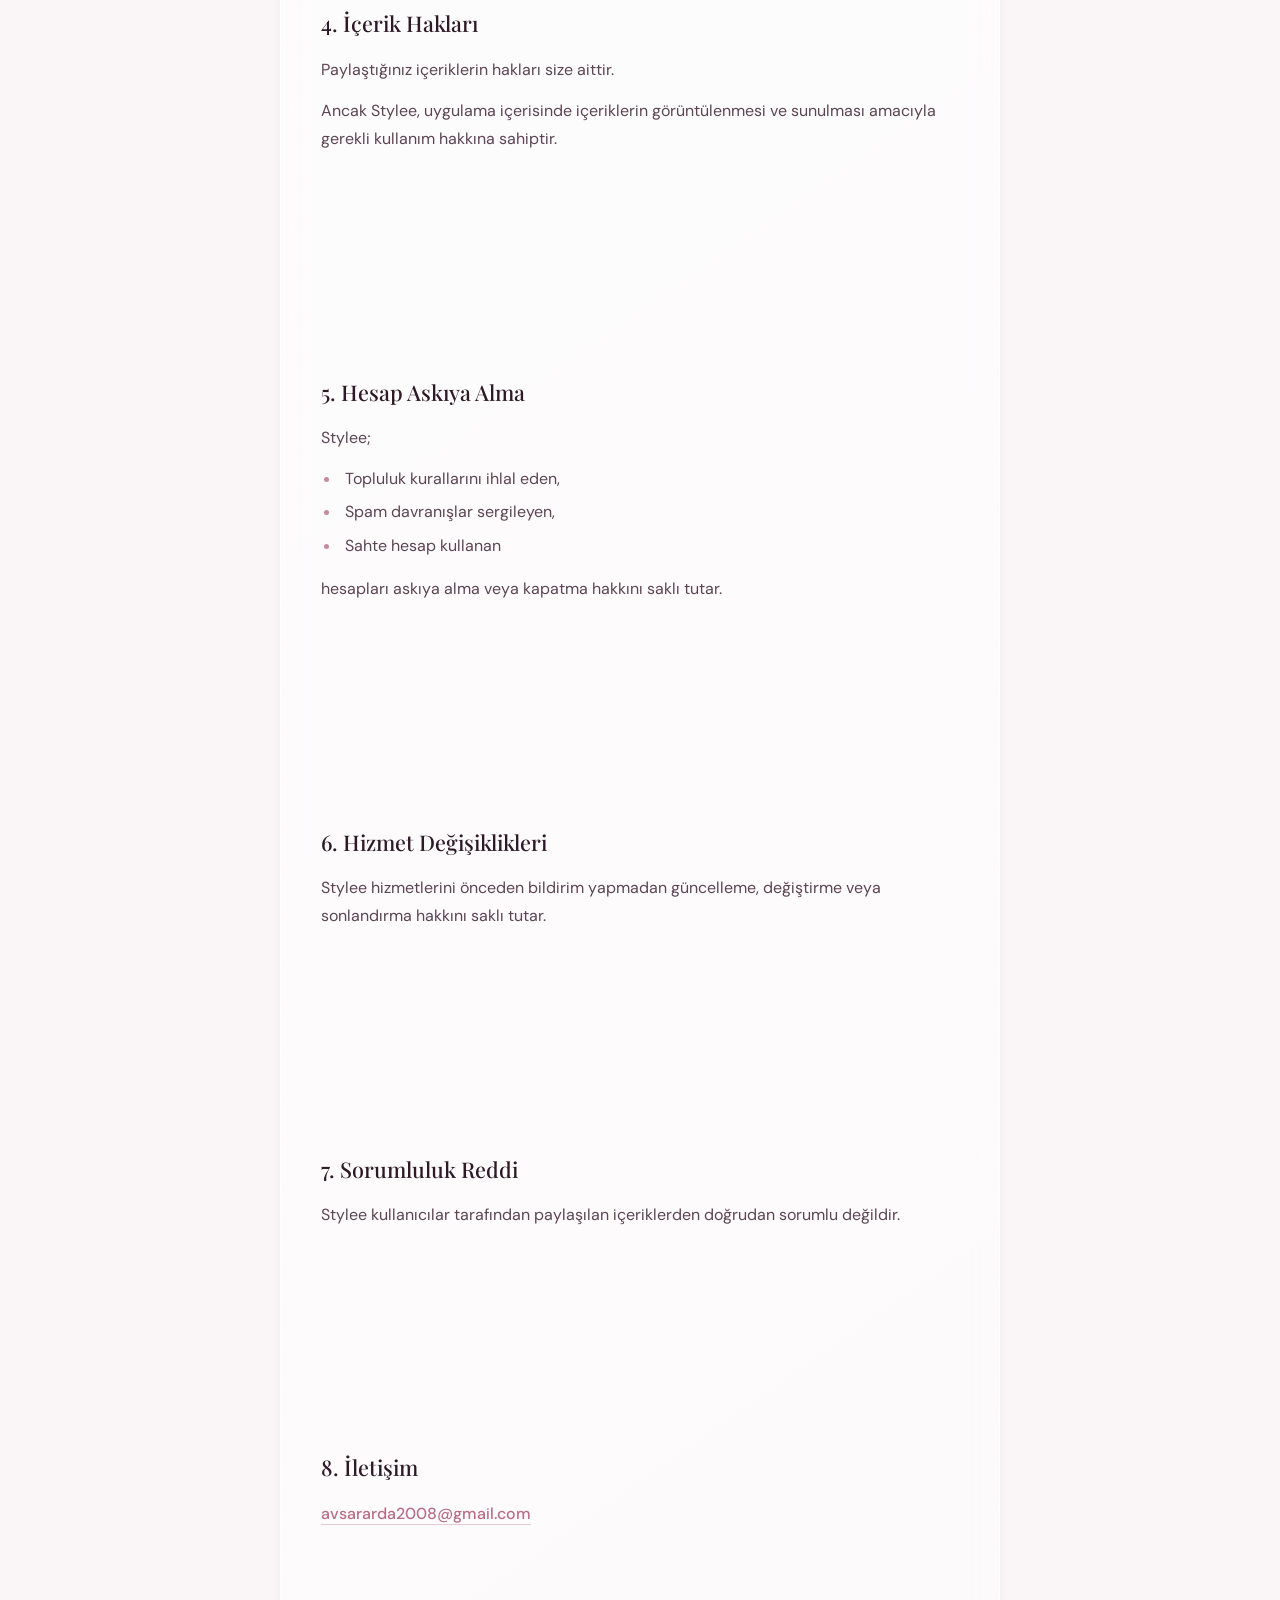
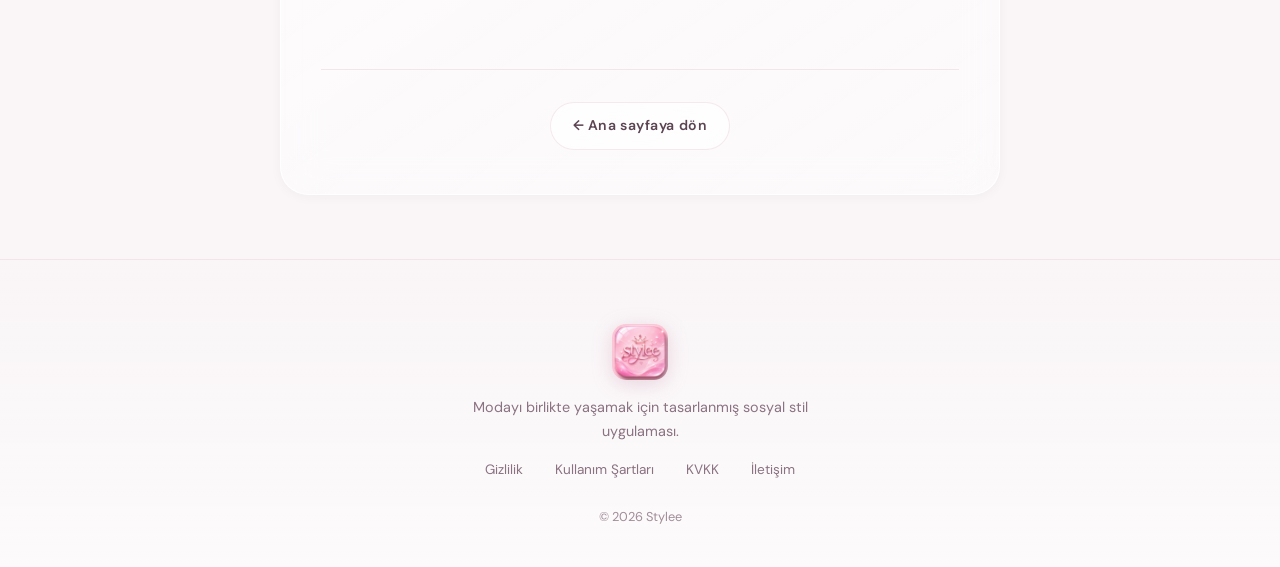
<file: kullanim.html>
<!DOCTYPE html>
<html lang="tr">
  <head>
    <meta charset="UTF-8" />
    <meta name="viewport" content="width=device-width, initial-scale=1.0" />
    <meta name="description" content="Stylee kullanım şartları — uygulamayı kullanırken geçerli kurallar ve koşullar." />
    <title>Kullanım Şartları — Stylee</title>
    <link rel="preconnect" href="https://fonts.googleapis.com" />
    <link rel="preconnect" href="https://fonts.gstatic.com" crossorigin />
    <link
      href="https://fonts.googleapis.com/css2?family=Cormorant+Garamond:ital,wght@0,500;0,600;1,500&family=DM+Sans:ital,wght@0,400;0,500;0,600;0,700;1,400&family=Playfair+Display:ital,wght@0,500;0,600;0,700;1,500&display=swap"
      rel="stylesheet"
    />
    <link rel="icon" href="assets/logo.png" type="image/png" />
    <link rel="stylesheet" href="css/style.css" />
    <link rel="stylesheet" href="css/legal.css" />
  </head>
  <body class="legal-body">
    <div class="bg-mesh" aria-hidden="true">
      <span class="mesh-orb mesh-orb-1"></span>
      <span class="mesh-orb mesh-orb-2"></span>
      <span class="mesh-orb mesh-orb-3"></span>
    </div>
    <div class="bg-grain" aria-hidden="true"></div>

    <header class="header scrolled">
      <div class="container header-wrap">
        <div class="header-inner">
          <a href="index.html" class="logo-link" aria-label="Stylee ana sayfa">
            <img class="logo-img logo-img-full" src="assets/logo.png" alt="Stylee" width="52" height="52" />
          </a>
          <nav class="nav" aria-label="Ana menü">
            <a href="index.html">Ana sayfa</a>
            <a href="https://apps.apple.com/tr/app/stylee/id6776775569" class="btn btn-primary btn-shine">Uygulamayı İndir</a>
          </nav>
          <button class="nav-toggle" type="button" aria-label="Menüyü aç" aria-expanded="false">
            <span></span><span></span><span></span>
          </button>
        </div>
      </div>
    </header>

    <main class="legal-main">
      <article class="legal-doc glass">
        <header class="legal-header">
          <span class="section-label">Yasal</span>
          <h1>Stylee Kullanım Şartları</h1>
          <p class="legal-updated">Son güncelleme: 30 Mayıs 2026</p>
        </header>

        <section class="legal-section">
          <h2>1. Kabul</h2>
          <p>
            Stylee uygulamasını kullanarak bu kullanım şartlarını kabul etmiş sayılırsınız.
          </p>
        </section>

        <section class="legal-section">
          <h2>2. Hesap Sorumluluğu</h2>
          <ul>
            <li>Hesabınızın güvenliğinden siz sorumlusunuz.</li>
            <li>Yanlış veya yanıltıcı bilgi paylaşmamayı kabul edersiniz.</li>
            <li>Hesabınızı başkalarına devredemezsiniz.</li>
          </ul>
        </section>

        <section class="legal-section">
          <h2>3. Yasaklanan İçerikler</h2>
          <p>Aşağıdaki içerikler paylaşılmaz:</p>
          <ul>
            <li>Nefret söylemi</li>
            <li>Taciz içerikleri</li>
            <li>Şiddet içerikleri</li>
            <li>Telif hakkı ihlali yapan içerikler</li>
            <li>Yasa dışı içerikler</li>
            <li>Spam ve sahte etkileşim içerikleri</li>
          </ul>
        </section>

        <section class="legal-section">
          <h2>4. İçerik Hakları</h2>
          <p>Paylaştığınız içeriklerin hakları size aittir.</p>
          <p>
            Ancak Stylee, uygulama içerisinde içeriklerin görüntülenmesi ve sunulması amacıyla
            gerekli kullanım hakkına sahiptir.
          </p>
        </section>

        <section class="legal-section">
          <h2>5. Hesap Askıya Alma</h2>
          <p>Stylee;</p>
          <ul>
            <li>Topluluk kurallarını ihlal eden,</li>
            <li>Spam davranışlar sergileyen,</li>
            <li>Sahte hesap kullanan</li>
          </ul>
          <p>hesapları askıya alma veya kapatma hakkını saklı tutar.</p>
        </section>

        <section class="legal-section">
          <h2>6. Hizmet Değişiklikleri</h2>
          <p>
            Stylee hizmetlerini önceden bildirim yapmadan güncelleme, değiştirme veya sonlandırma
            hakkını saklı tutar.
          </p>
        </section>

        <section class="legal-section">
          <h2>7. Sorumluluk Reddi</h2>
          <p>
            Stylee kullanıcılar tarafından paylaşılan içeriklerden doğrudan sorumlu değildir.
          </p>
        </section>

        <section class="legal-section">
          <h2>8. İletişim</h2>
          <p>
            <a href="mailto:avsararda2008@gmail.com">avsararda2008@gmail.com</a>
          </p>
        </section>

        <p class="legal-back">
          <a href="index.html" class="btn btn-outline">← Ana sayfaya dön</a>
        </p>
      </article>
    </main>

    <footer class="footer">
      <div class="container footer-inner">
        <a href="index.html" class="logo-link" aria-label="Stylee">
          <img class="logo-img logo-img-full" src="assets/logo.png" alt="Stylee" width="48" height="48" />
        </a>
        <p class="footer-tagline">
          Modayı birlikte yaşamak için tasarlanmış sosyal stil uygulaması.
        </p>
        <nav class="footer-nav">
          <a href="gizlilik.html">Gizlilik</a>
          <a href="kullanim.html" aria-current="page">Kullanım Şartları</a>
          <a href="kvkk.html">KVKK</a>
          <a href="mailto:styleeadmin@gmail.com">İletişim</a>
        </nav>
        <p class="footer-copy">© 2026 Stylee</p>
      </div>
    </footer>

    <script src="js/main.js"></script>
  </body>
</html>
</file>
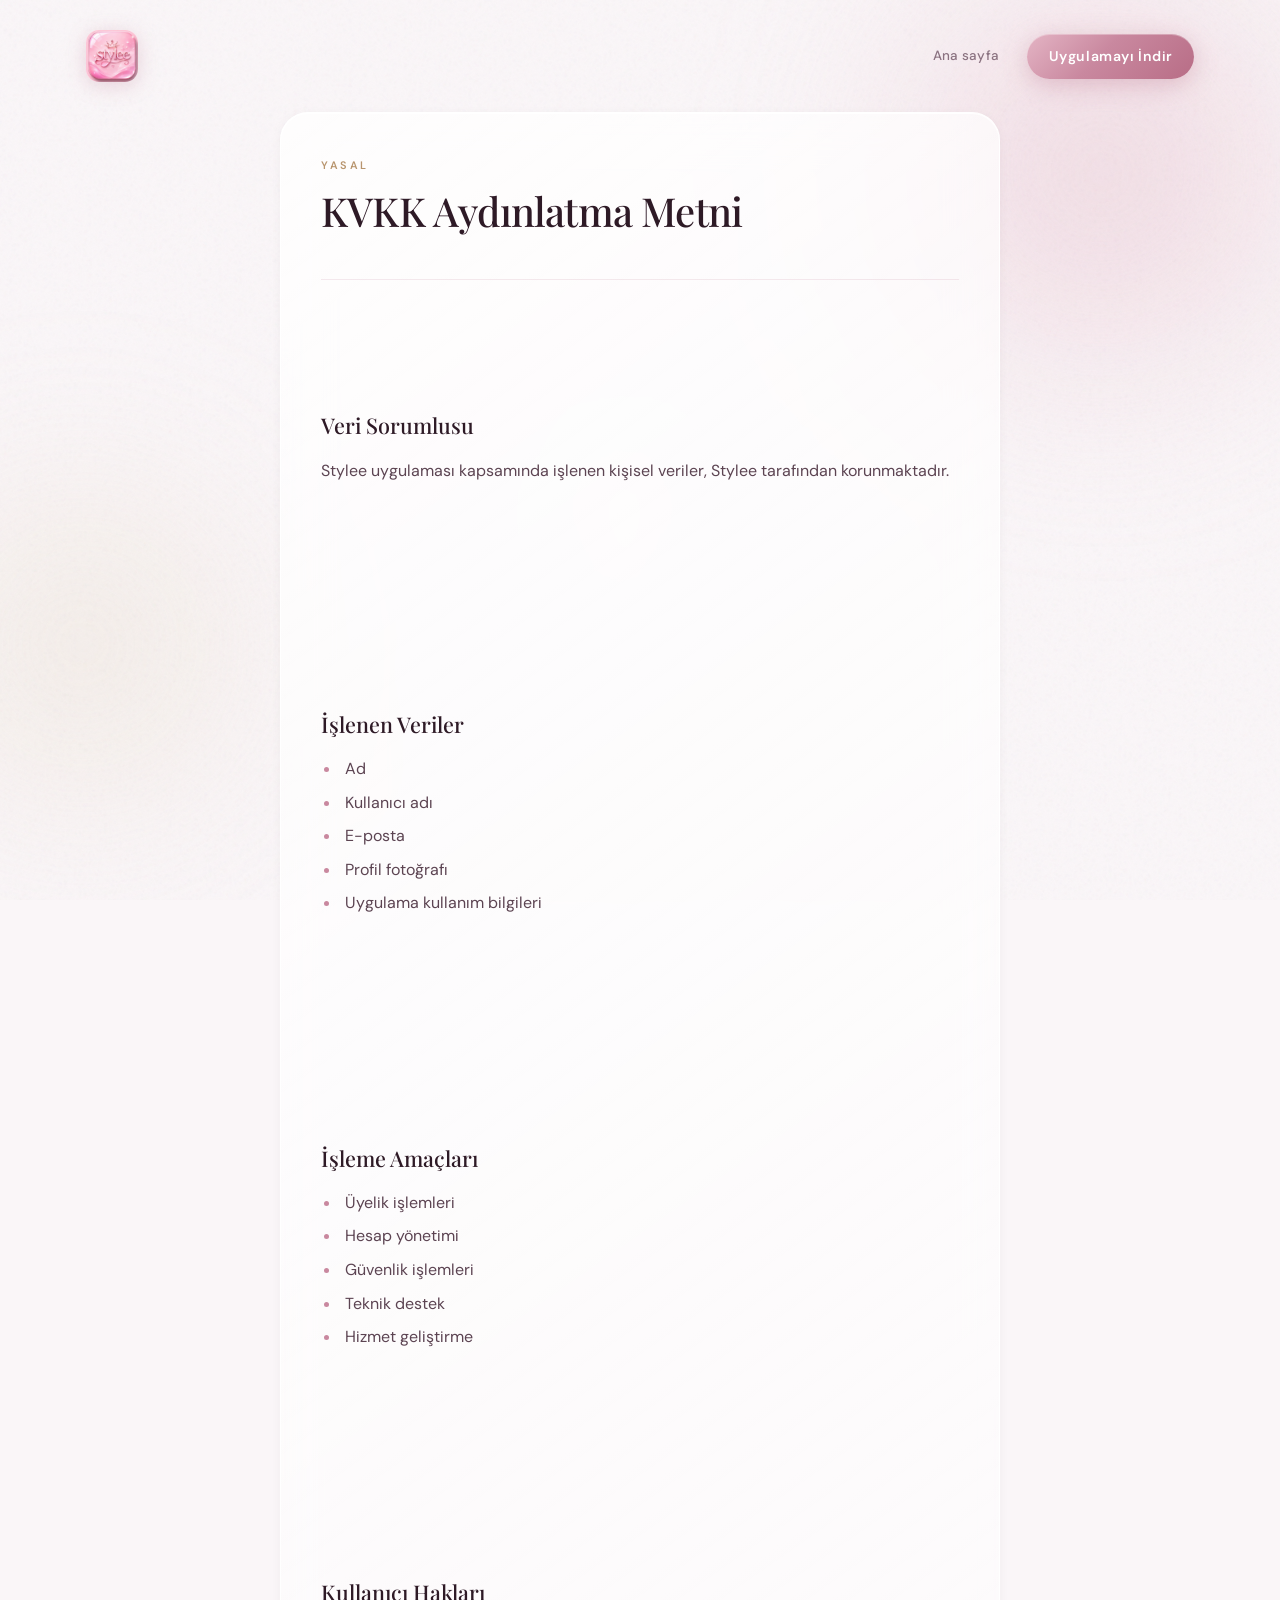
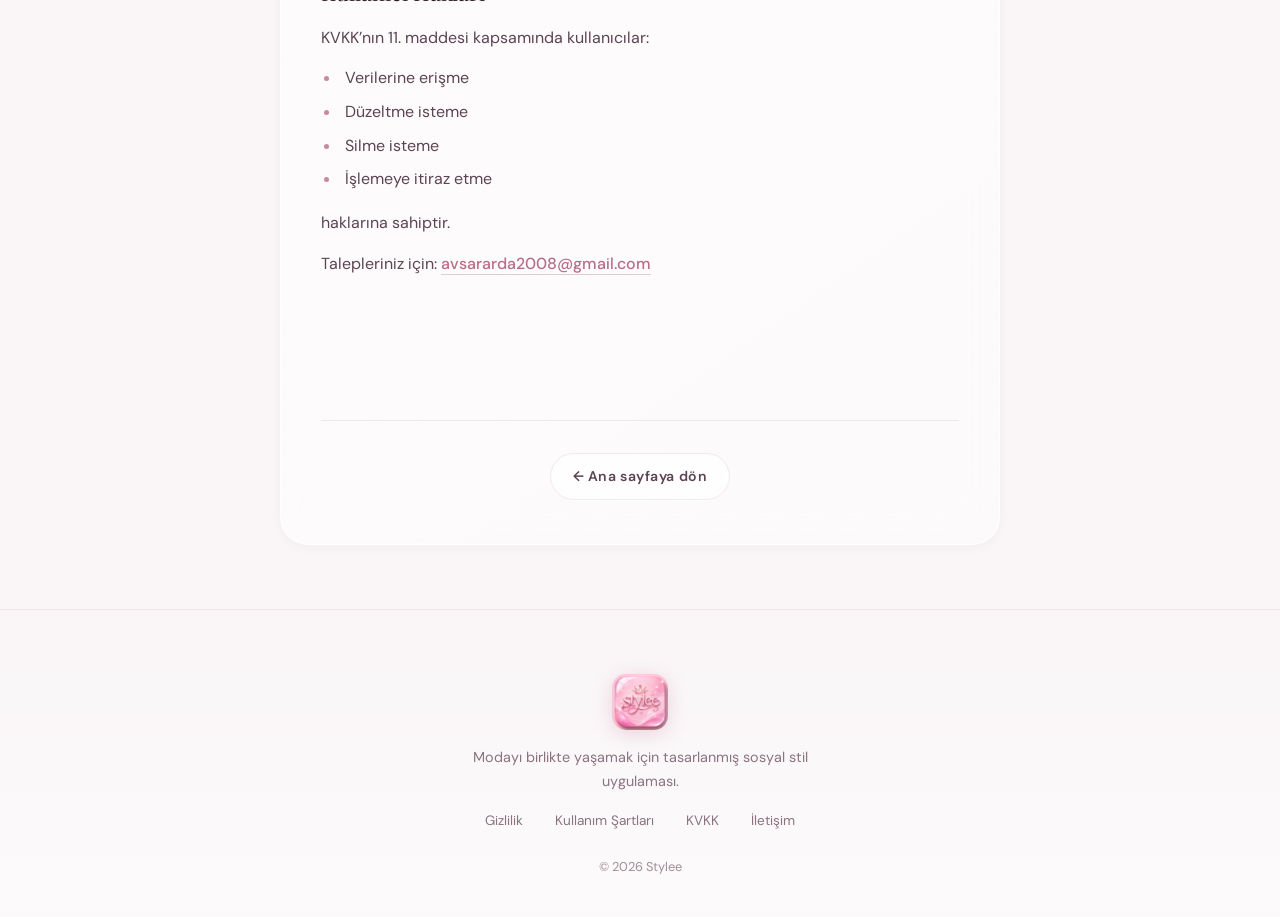
<file: kvkk.html>
<!DOCTYPE html>
<html lang="tr">
  <head>
    <meta charset="UTF-8" />
    <meta name="viewport" content="width=device-width, initial-scale=1.0" />
    <meta name="description" content="Stylee KVKK aydınlatma metni — kişisel verilerinizin işlenmesi hakkında bilgilendirme." />
    <title>KVKK Aydınlatma Metni — Stylee</title>
    <link rel="preconnect" href="https://fonts.googleapis.com" />
    <link rel="preconnect" href="https://fonts.gstatic.com" crossorigin />
    <link
      href="https://fonts.googleapis.com/css2?family=Cormorant+Garamond:ital,wght@0,500;0,600;1,500&family=DM+Sans:ital,wght@0,400;0,500;0,600;0,700;1,400&family=Playfair+Display:ital,wght@0,500;0,600;0,700;1,500&display=swap"
      rel="stylesheet"
    />
    <link rel="icon" href="assets/logo.png" type="image/png" />
    <link rel="stylesheet" href="css/style.css" />
    <link rel="stylesheet" href="css/legal.css" />
  </head>
  <body class="legal-body">
    <div class="bg-mesh" aria-hidden="true">
      <span class="mesh-orb mesh-orb-1"></span>
      <span class="mesh-orb mesh-orb-2"></span>
      <span class="mesh-orb mesh-orb-3"></span>
    </div>
    <div class="bg-grain" aria-hidden="true"></div>

    <header class="header scrolled">
      <div class="container header-wrap">
        <div class="header-inner">
          <a href="index.html" class="logo-link" aria-label="Stylee ana sayfa">
            <img class="logo-img logo-img-full" src="assets/logo.png" alt="Stylee" width="52" height="52" />
          </a>
          <nav class="nav" aria-label="Ana menü">
            <a href="index.html">Ana sayfa</a>
            <a href="https://apps.apple.com/tr/app/stylee/id6776775569" class="btn btn-primary btn-shine">Uygulamayı İndir</a>
          </nav>
          <button class="nav-toggle" type="button" aria-label="Menüyü aç" aria-expanded="false">
            <span></span><span></span><span></span>
          </button>
        </div>
      </div>
    </header>

    <main class="legal-main">
      <article class="legal-doc glass">
        <header class="legal-header">
          <span class="section-label">Yasal</span>
          <h1>KVKK Aydınlatma Metni</h1>
        </header>

        <section class="legal-section">
          <h2>Veri Sorumlusu</h2>
          <p>
            Stylee uygulaması kapsamında işlenen kişisel veriler, Stylee tarafından korunmaktadır.
          </p>
        </section>

        <section class="legal-section">
          <h2>İşlenen Veriler</h2>
          <ul>
            <li>Ad</li>
            <li>Kullanıcı adı</li>
            <li>E-posta</li>
            <li>Profil fotoğrafı</li>
            <li>Uygulama kullanım bilgileri</li>
          </ul>
        </section>

        <section class="legal-section">
          <h2>İşleme Amaçları</h2>
          <ul>
            <li>Üyelik işlemleri</li>
            <li>Hesap yönetimi</li>
            <li>Güvenlik işlemleri</li>
            <li>Teknik destek</li>
            <li>Hizmet geliştirme</li>
          </ul>
        </section>

        <section class="legal-section">
          <h2>Kullanıcı Hakları</h2>
          <p>KVKK’nın 11. maddesi kapsamında kullanıcılar:</p>
          <ul>
            <li>Verilerine erişme</li>
            <li>Düzeltme isteme</li>
            <li>Silme isteme</li>
            <li>İşlemeye itiraz etme</li>
          </ul>
          <p>haklarına sahiptir.</p>
          <p>
            Talepleriniz için:
            <a href="mailto:avsararda2008@gmail.com">avsararda2008@gmail.com</a>
          </p>
        </section>

        <p class="legal-back">
          <a href="index.html" class="btn btn-outline">← Ana sayfaya dön</a>
        </p>
      </article>
    </main>

    <footer class="footer">
      <div class="container footer-inner">
        <a href="index.html" class="logo-link" aria-label="Stylee">
          <img class="logo-img logo-img-full" src="assets/logo.png" alt="Stylee" width="48" height="48" />
        </a>
        <p class="footer-tagline">
          Modayı birlikte yaşamak için tasarlanmış sosyal stil uygulaması.
        </p>
        <nav class="footer-nav">
          <a href="gizlilik.html">Gizlilik</a>
          <a href="kullanim.html">Kullanım Şartları</a>
          <a href="kvkk.html" aria-current="page">KVKK</a>
          <a href="mailto:styleeadmin@gmail.com">İletişim</a>
        </nav>
        <p class="footer-copy">© 2026 Stylee</p>
      </div>
    </footer>

    <script src="js/main.js"></script>
  </body>
</html>
</file>
<file: css/style.css>
/* Stylee — premium landing */

:root {
  --bg: #faf6f8;
  --bg-rose: #f8eef2;
  --bg-blush: #f3e4ea;
  --rose: #b86d86;
  --rose-mid: #c9889f;
  --rose-light: #e4b4c4;
  --rose-pale: #f5dfe8;
  --gold: #b8956e;
  --gold-light: #dcc9a8;
  --ink: #2e1a26;
  --ink-soft: #5c4452;
  --muted: #8a7280;
  --glass: rgba(255, 255, 255, 0.62);
  --glass-border: rgba(255, 255, 255, 0.92);
  --line: rgba(184, 109, 134, 0.14);
  --shadow-s: 0 2px 12px rgba(46, 26, 38, 0.04);
  --shadow-m: 0 16px 48px rgba(184, 109, 134, 0.14);
  --shadow-l: 0 40px 100px rgba(184, 109, 134, 0.2);
  --r: 20px;
  --r-lg: 28px;
  --font-serif: "Playfair Display", Georgia, serif;
  --font-sans: "DM Sans", system-ui, sans-serif;
  --font-logo: "Cormorant Garamond", Georgia, serif;
  --ease: cubic-bezier(0.22, 1, 0.36, 1);
}

*, *::before, *::after { box-sizing: border-box; margin: 0; padding: 0; }
html { scroll-behavior: smooth; }

body {
  font-family: var(--font-sans);
  color: var(--ink);
  background: var(--bg);
  line-height: 1.65;
  overflow-x: hidden;
  -webkit-font-smoothing: antialiased;
}

/* Background */
.bg-mesh {
  position: fixed;
  inset: 0;
  z-index: -3;
  pointer-events: none;
  overflow: hidden;
}

.mesh-orb {
  position: absolute;
  border-radius: 50%;
  filter: blur(90px);
}

.mesh-orb-1 {
  width: min(60vw, 560px);
  height: min(60vw, 560px);
  top: -12%;
  right: -8%;
  background: radial-gradient(circle, rgba(228, 180, 196, 0.55), transparent 68%);
  animation: drift 22s var(--ease) infinite;
}

.mesh-orb-2 {
  width: min(50vw, 420px);
  height: min(50vw, 420px);
  bottom: 5%;
  left: -10%;
  background: radial-gradient(circle, rgba(220, 201, 168, 0.35), transparent 68%);
  animation: drift 28s var(--ease) infinite reverse;
}

.mesh-orb-3 {
  width: 280px;
  height: 280px;
  top: 42%;
  left: 38%;
  background: radial-gradient(circle, rgba(255, 255, 255, 0.85), transparent 65%);
  animation: drift 18s var(--ease) infinite 3s;
}

@keyframes drift {
  50% { transform: translate(2%, -3%) scale(1.04); }
}

.bg-grain {
  position: fixed;
  inset: 0;
  z-index: -1;
  opacity: 0.04;
  pointer-events: none;
  background-image: url("data:image/svg+xml,%3Csvg viewBox='0 0 200 200' xmlns='http://www.w3.org/2000/svg'%3E%3Cfilter id='n'%3E%3CfeTurbulence baseFrequency='0.9' numOctaves='4'/%3E%3C/filter%3E%3Crect width='100%25' height='100%25' filter='url(%23n)'/%3E%3C/svg%3E");
}

.bg-lines {
  position: fixed;
  inset: 0;
  z-index: -2;
  opacity: 0.4;
  background:
    linear-gradient(90deg, transparent 49.5%, rgba(255,255,255,0.5) 50%, transparent 50.5%) 0 0 / 80px 80px,
    linear-gradient(transparent 49.5%, rgba(255,255,255,0.35) 50%, transparent 50.5%) 0 0 / 80px 80px;
  mask-image: radial-gradient(ellipse 80% 60% at 50% 30%, black, transparent);
  pointer-events: none;
}

.container {
  width: min(1160px, 90vw);
  margin-inline: auto;
}

.glass {
  background: linear-gradient(145deg, rgba(255,255,255,0.78), rgba(255,255,255,0.45));
  backdrop-filter: blur(24px) saturate(1.15);
  -webkit-backdrop-filter: blur(24px) saturate(1.15);
  border: 1px solid var(--glass-border);
  box-shadow: var(--shadow-s), inset 0 1px 0 rgba(255,255,255,0.9);
}

.section-label {
  display: block;
  font-size: 0.68rem;
  font-weight: 600;
  letter-spacing: 0.24em;
  text-transform: uppercase;
  color: var(--gold);
  margin-bottom: 0.75rem;
}

/* Header */
.header {
  position: fixed;
  top: 0;
  left: 0;
  right: 0;
  z-index: 200;
  padding: 1.25rem 0;
  transition: padding 0.4s var(--ease);
}

.header.scrolled { padding: 0.65rem 0; }

.header-wrap { padding-inline: 0; }

.header-inner {
  display: flex;
  align-items: center;
  justify-content: space-between;
  gap: 1rem;
  padding: 0.65rem 1.35rem;
  border-radius: 999px;
  transition: background 0.4s, box-shadow 0.4s, border 0.4s;
}

.header.scrolled .header-inner {
  background: var(--glass);
  backdrop-filter: blur(20px);
  border: 1px solid var(--glass-border);
  box-shadow: var(--shadow-s);
}

.logo-link {
  display: flex;
  align-items: center;
  gap: 0.55rem;
  text-decoration: none;
  color: inherit;
}

.logo-img {
  width: 44px;
  height: 44px;
  border-radius: 11px;
  object-fit: cover;
  box-shadow: var(--shadow-s);
}

.logo-img-full {
  width: 52px;
  height: 52px;
  border-radius: 13px;
  object-fit: cover;
  box-shadow: 0 4px 20px rgba(184, 109, 134, 0.25);
  transition: transform 0.3s var(--ease), box-shadow 0.3s;
}

.logo-link:hover .logo-img-full {
  transform: scale(1.04);
  box-shadow: 0 8px 28px rgba(184, 109, 134, 0.32);
}

.footer .logo-img-full {
  width: 56px;
  height: 56px;
  border-radius: 14px;
}

.logo-text {
  font-family: var(--font-logo);
  font-size: 1.75rem;
  font-weight: 600;
  font-style: italic;
  letter-spacing: 0.05em;
  background: linear-gradient(120deg, var(--gold), var(--rose-mid), var(--rose-light));
  -webkit-background-clip: text;
  -webkit-text-fill-color: transparent;
  background-clip: text;
}

.nav {
  display: flex;
  align-items: center;
  gap: 1.75rem;
}

.nav a:not(.btn) {
  font-size: 0.84rem;
  font-weight: 500;
  color: var(--muted);
  text-decoration: none;
  letter-spacing: 0.02em;
  transition: color 0.25s;
}

.nav a:not(.btn):hover { color: var(--ink); }

.btn {
  display: inline-flex;
  align-items: center;
  justify-content: center;
  padding: 0.7rem 1.35rem;
  font-family: var(--font-sans);
  font-size: 0.88rem;
  font-weight: 600;
  letter-spacing: 0.04em;
  text-decoration: none;
  border: none;
  border-radius: 999px;
  cursor: pointer;
  transition: transform 0.3s var(--ease), box-shadow 0.3s;
}

.btn-primary {
  color: #fff;
  background: linear-gradient(135deg, var(--rose-light), var(--rose-mid) 45%, var(--rose));
  box-shadow: 0 6px 24px rgba(184, 109, 134, 0.35), inset 0 1px 0 rgba(255,255,255,0.3);
}

.btn-primary:hover {
  transform: translateY(-2px);
  box-shadow: 0 12px 32px rgba(184, 109, 134, 0.42);
}

.btn-outline {
  color: var(--ink-soft);
  background: rgba(255,255,255,0.55);
  border: 1px solid var(--line);
  backdrop-filter: blur(8px);
}

.btn-outline:hover {
  border-color: var(--rose-light);
  color: var(--rose);
}

.btn-lg { padding: 0.9rem 2rem; font-size: 0.95rem; }

.btn-shine {
  position: relative;
  overflow: hidden;
}

.btn-shine::after {
  content: "";
  position: absolute;
  inset: 0;
  background: linear-gradient(105deg, transparent 42%, rgba(255,255,255,0.4) 50%, transparent 58%);
  transform: translateX(-130%);
  transition: transform 0.65s var(--ease);
}

.btn-shine:hover::after { transform: translateX(130%); }

.nav-toggle {
  display: none;
  flex-direction: column;
  gap: 5px;
  background: none;
  border: none;
  cursor: pointer;
  padding: 6px;
}

.nav-toggle span {
  width: 22px;
  height: 1.5px;
  background: var(--ink);
  border-radius: 2px;
}

/* Hero */
.hero {
  padding: 7.5rem 0 4rem;
  min-height: 100svh;
  display: flex;
  align-items: center;
}

.hero-grid {
  display: grid;
  grid-template-columns: 1fr 1.05fr;
  gap: 2rem;
  align-items: center;
}

.hero-badge {
  display: inline-flex;
  align-items: center;
  gap: 0.45rem;
  padding: 0.4rem 1rem;
  margin-bottom: 1.5rem;
  font-size: 0.65rem;
  font-weight: 600;
  letter-spacing: 0.14em;
  text-transform: uppercase;
  color: var(--rose);
  border-radius: 999px;
}

.badge-crown { color: var(--gold); }

.hero h1 {
  font-family: var(--font-serif);
  font-size: clamp(2.6rem, 5.8vw, 4rem);
  font-weight: 500;
  line-height: 1.06;
  letter-spacing: -0.03em;
  margin-bottom: 1.25rem;
}

.hero h1 em {
  font-style: italic;
  background: linear-gradient(135deg, var(--rose), var(--gold));
  -webkit-background-clip: text;
  -webkit-text-fill-color: transparent;
  background-clip: text;
}

.hero-lead {
  font-size: 1.1rem;
  color: var(--muted);
  max-width: 38ch;
  margin-bottom: 2rem;
  line-height: 1.75;
}

.hero-actions {
  display: flex;
  flex-wrap: wrap;
  gap: 0.85rem;
  margin-bottom: 2.25rem;
}

.hero-pills {
  list-style: none;
  display: flex;
  flex-wrap: wrap;
  gap: 0.5rem;
}

.hero-pills li {
  padding: 0.4rem 0.85rem;
  font-size: 0.75rem;
  font-weight: 500;
  color: var(--ink-soft);
  border-radius: 999px;
}

/* Phone frames — screenshot oranı 470×1024 */
.phone-frame {
  background: linear-gradient(155deg, #3d3d40 0%, #1e1e20 55%, #0a0a0b 100%);
  border-radius: 44px;
  padding: 8px;
  box-shadow: var(--shadow-l), inset 0 0 0 1px rgba(255,255,255,0.12);
}

.phone-frame-sm {
  border-radius: 34px;
  padding: 6px;
}

.phone-frame-cta {
  border-radius: 38px;
  padding: 7px;
}

.phone-screen {
  position: relative;
  border-radius: 36px;
  overflow: hidden;
  aspect-ratio: 470 / 1024;
  background: #f8f4f6;
  line-height: 0;
}

.phone-frame-sm .phone-screen { border-radius: 28px; }
.phone-frame-cta .phone-screen { border-radius: 32px; }

.screen-img {
  position: absolute;
  inset: 0;
  width: 100%;
  height: 100%;
  object-fit: contain;
  object-position: center center;
  z-index: 2;
  opacity: 0;
  transition: opacity 0.5s var(--ease);
  border-radius: inherit;
}

.screen-img.loaded { opacity: 1; }

/* Mock UI — fotoğraf yokken şık placeholder */
.screen-mock {
  position: absolute;
  inset: 0;
  z-index: 1;
  background: linear-gradient(180deg, #fff 0%, var(--rose-pale) 100%);
  display: flex;
  flex-direction: column;
  padding: 14% 8% 8%;
}

.mock-header {
  height: 8%;
  border-radius: 8px;
  background: rgba(255,255,255,0.7);
  margin-bottom: 6%;
}

.mock-stories {
  display: flex;
  gap: 6%;
  margin-bottom: 8%;
}

.mock-stories span {
  flex: 1;
  aspect-ratio: 1;
  border-radius: 50%;
  background: linear-gradient(135deg, var(--rose-light), var(--rose-pale));
  border: 2px solid #fff;
  box-shadow: 0 2px 8px rgba(184,109,134,0.2);
}

.mock-feed { flex: 1; display: flex; flex-direction: column; gap: 5%; }

.mock-card {
  flex: 1;
  border-radius: 12px;
  background: linear-gradient(145deg, rgba(255,255,255,0.9), rgba(245,223,232,0.8));
  box-shadow: var(--shadow-s);
}

.mock-card.short { flex: 0.55; }

.screen-mock-sm {
  background: linear-gradient(160deg, #fff 30%, var(--rose-pale) 100%);
}

.screen-mock-fitcheck {
  align-items: center;
  justify-content: center;
  padding: 12%;
}

.mock-ring-row {
  display: flex;
  gap: 8px;
  margin-bottom: 12%;
  width: 100%;
  justify-content: center;
}

.mock-ring-row span {
  width: 14%;
  aspect-ratio: 1;
  border-radius: 50%;
  border: 2px solid var(--rose-light);
  background: #fff;
}

.mock-ring-row span.active {
  border-width: 3px;
  border-color: var(--rose-mid);
  box-shadow: 0 0 0 2px var(--rose-pale);
}

.mock-hero-outfit {
  width: 100%;
  flex: 1;
  border-radius: 16px;
  background: linear-gradient(180deg, var(--rose-pale), var(--rose-light));
}

/* Hero showcase */
.hero-showcase {
  position: relative;
  min-height: 560px;
  display: flex;
  align-items: center;
  justify-content: center;
  padding: 1rem 0;
}

.showcase-glow {
  position: absolute;
  inset: 5%;
  background: radial-gradient(ellipse at center, rgba(228,180,196,0.35), transparent 65%);
  pointer-events: none;
}

.phone-main {
  position: relative;
  z-index: 3;
  width: min(300px, 76%);
  filter: drop-shadow(0 24px 48px rgba(46, 26, 38, 0.18));
  animation: float-main 7s var(--ease) infinite;
}

.phone-float {
  position: absolute;
  z-index: 2;
  width: min(158px, 34%);
  opacity: 0.95;
  filter: drop-shadow(0 16px 32px rgba(46, 26, 38, 0.12));
}

.phone-float-left {
  left: 0;
  bottom: 12%;
  transform: rotate(-8deg);
  animation: float-side 8s var(--ease) infinite 0.5s;
}

.phone-float-right {
  right: 0;
  top: 8%;
  transform: rotate(10deg);
  animation: float-side 8s var(--ease) infinite 1s;
}

@keyframes float-main {
  50% { transform: translateY(-14px); }
}

@keyframes float-side {
  50% { transform: translateY(-10px) rotate(var(--r, -8deg)); }
}

.phone-float-right { --r: 10deg; }
.phone-float-left { --r: -8deg; }

/* Marquee */
.marquee {
  overflow: hidden;
  padding: 1.25rem 0;
  border-block: 1px solid var(--line);
  background: rgba(255,255,255,0.35);
  backdrop-filter: blur(12px);
}

.marquee-track {
  display: flex;
  gap: 2.5rem;
  width: max-content;
}

.marquee-track span {
  font-family: var(--font-serif);
  font-size: 1.15rem;
  font-style: italic;
  color: var(--ink-soft);
  white-space: nowrap;
  opacity: 0.7;
}

.marquee-track span:nth-child(odd) { color: var(--rose-mid); opacity: 1; }

/* Quote */
.quote-strip {
  padding: 4rem 0;
}

.quote-strip blockquote {
  font-family: var(--font-serif);
  font-size: clamp(1.35rem, 3vw, 1.85rem);
  font-weight: 500;
  text-align: center;
  line-height: 1.5;
  color: var(--ink-soft);
  max-width: 28ch;
  margin-inline: auto;
}

.quote-strip em {
  font-style: italic;
  color: var(--rose);
}

/* Sections */
section { padding: 5.5rem 0; }

.section-header {
  text-align: center;
  max-width: 520px;
  margin: 0 auto 3.5rem;
}

.section-header h2 {
  font-family: var(--font-serif);
  font-size: clamp(2rem, 4vw, 2.75rem);
  font-weight: 500;
  letter-spacing: -0.02em;
  margin-bottom: 0.75rem;
}

.section-header p {
  color: var(--muted);
  font-size: 1.05rem;
  line-height: 1.7;
}

/* Bento */
.bento {
  display: grid;
  grid-template-columns: repeat(3, 1fr);
  grid-template-rows: auto auto;
  gap: 1rem;
}

.bento-large {
  grid-column: 1 / 3;
  grid-row: 1 / 3;
  display: grid;
  grid-template-columns: 1fr 1fr;
  gap: 0;
  padding: 0;
  overflow: hidden;
}

.bento-card {
  padding: 1.75rem;
  border-radius: var(--r-lg);
  transition: transform 0.4s var(--ease), box-shadow 0.4s;
}

.bento-card:not(.bento-large):hover {
  transform: translateY(-4px);
  box-shadow: var(--shadow-m);
}

.bento-visual {
  position: relative;
  min-height: 320px;
  background: linear-gradient(180deg, #f8f4f6, #efe6ea);
}

.bento-img {
  position: absolute;
  inset: 0;
  width: 100%;
  height: 100%;
  object-fit: contain;
  object-position: center center;
  z-index: 2;
  opacity: 0;
  transition: opacity 0.5s;
  padding: 1rem;
}

.bento-img.loaded { opacity: 1; }

.bento-placeholder {
  position: absolute;
  inset: 0;
  background: linear-gradient(145deg, var(--rose-pale), #fff 50%, var(--gold-light));
  opacity: 0.6;
}

.bento-body {
  padding: 2rem;
  display: flex;
  flex-direction: column;
  justify-content: center;
}

.bento-tag {
  font-size: 0.65rem;
  font-weight: 600;
  letter-spacing: 0.18em;
  text-transform: uppercase;
  color: var(--gold);
  margin-bottom: 0.5rem;
}

.bento-card h3 {
  font-family: var(--font-serif);
  font-size: 1.35rem;
  font-weight: 500;
  margin-bottom: 0.5rem;
}

.bento-card p {
  font-size: 0.9rem;
  color: var(--muted);
  line-height: 1.65;
}

.bento-large .bento-body h3 { font-size: 1.65rem; }

/* Fit Check */
.fitcheck-panel {
  display: grid;
  grid-template-columns: 1fr 0.9fr;
  gap: 3rem;
  align-items: center;
  padding: 3.5rem 4rem;
  border-radius: var(--r-lg);
  position: relative;
  overflow: hidden;
}

.fitcheck-panel::before {
  content: "";
  position: absolute;
  top: -30%;
  right: -10%;
  width: 50%;
  height: 120%;
  background: radial-gradient(circle, rgba(220,201,168,0.2), transparent 65%);
  pointer-events: none;
}

.fitcheck-copy { position: relative; z-index: 1; }

.fitcheck-copy h2 {
  font-family: var(--font-serif);
  font-size: clamp(2.25rem, 4vw, 3rem);
  font-weight: 500;
  letter-spacing: -0.02em;
  margin-bottom: 0.75rem;
}

.fitcheck-lead {
  color: var(--muted);
  font-size: 1.05rem;
  margin-bottom: 1.5rem;
  max-width: 36ch;
}

.fitcheck-list {
  list-style: none;
  margin-bottom: 2rem;
}

.fitcheck-list li {
  position: relative;
  padding-left: 1.35rem;
  margin-bottom: 0.65rem;
  font-size: 0.95rem;
  color: var(--ink-soft);
}

.fitcheck-list li::before {
  content: "";
  position: absolute;
  left: 0;
  top: 0.55em;
  width: 6px;
  height: 6px;
  border-radius: 50%;
  background: linear-gradient(135deg, var(--rose-light), var(--gold));
}

.story-rings { display: flex; gap: 0.75rem; }

.story-ring {
  width: 64px;
  height: 64px;
  padding: 2px;
  border-radius: 50%;
  background: linear-gradient(135deg, var(--rose-light), var(--rose-mid));
}

.story-ring-inner {
  width: 100%;
  height: 100%;
  border-radius: 50%;
  background: var(--bg-rose);
  overflow: hidden;
}

.story-ring-inner img {
  width: 100%;
  height: 100%;
  object-fit: cover;
}

.fitcheck-device {
  position: relative;
  z-index: 1;
  width: min(272px, 100%);
  margin-inline: auto;
  filter: drop-shadow(0 20px 40px rgba(46, 26, 38, 0.14));
}

/* Showcase gallery */
.showcase-grid {
  display: grid;
  grid-template-columns: 1.35fr 1fr 1fr;
  grid-template-rows: auto auto;
  gap: 1.15rem;
  align-items: stretch;
}

.showcase-featured {
  grid-row: 1 / 3;
  grid-column: 1;
}

.showcase-item { margin: 0; }

.showcase-frame {
  position: relative;
  aspect-ratio: 470 / 1024;
  max-height: 520px;
  margin-inline: auto;
  width: 100%;
  max-width: 280px;
  border-radius: 22px;
  overflow: hidden;
  background: #f8f4f6;
  box-shadow: var(--shadow-m);
  transition: transform 0.45s var(--ease), box-shadow 0.45s;
}

.showcase-featured .showcase-frame {
  max-width: 100%;
  max-height: none;
}

.showcase-item:hover .showcase-frame {
  transform: translateY(-6px) scale(1.01);
  box-shadow: var(--shadow-l);
}

.showcase-img {
  position: absolute;
  inset: 0;
  width: 100%;
  height: 100%;
  object-fit: contain;
  object-position: center center;
  z-index: 2;
  opacity: 0;
  transition: opacity 0.5s;
}

.showcase-img.loaded { opacity: 1; }

.showcase-item figcaption {
  margin-top: 0.65rem;
  font-size: 0.78rem;
  font-weight: 500;
  letter-spacing: 0.08em;
  text-transform: uppercase;
  color: var(--muted);
  text-align: center;
}

/* CTA */
.cta-panel {
  display: grid;
  grid-template-columns: 1fr 0.85fr;
  gap: 2rem;
  align-items: center;
  padding: 3.5rem 4rem;
  border-radius: var(--r-lg);
  overflow: hidden;
}

.cta-content { text-align: left; }

.cta-crown {
  color: var(--gold);
  margin-bottom: 1rem;
  opacity: 0.9;
}

.cta-content h2 {
  font-family: var(--font-serif);
  font-size: clamp(2rem, 4vw, 2.75rem);
  font-weight: 500;
  margin-bottom: 0.75rem;
}

.cta-content p {
  color: var(--muted);
  margin-bottom: 1.75rem;
  max-width: 32ch;
}

.cta-visual {
  display: flex;
  justify-content: center;
}

.phone-frame-cta { width: min(220px, 100%); }

/* Footer */
.footer {
  padding: 4rem 0 2.5rem;
  border-top: 1px solid var(--line);
  background: linear-gradient(180deg, transparent, rgba(255,255,255,0.5));
}

.footer-inner {
  display: flex;
  flex-direction: column;
  align-items: center;
  text-align: center;
  gap: 1rem;
}

.footer-tagline {
  font-size: 0.9rem;
  color: var(--muted);
  max-width: 36ch;
}

.footer-nav {
  display: flex;
  gap: 2rem;
  flex-wrap: wrap;
  justify-content: center;
}

.footer-nav a {
  font-size: 0.85rem;
  color: var(--muted);
  text-decoration: none;
  transition: color 0.2s;
}

.footer-nav a:hover { color: var(--rose); }

.footer-copy {
  font-size: 0.8rem;
  color: var(--muted);
  margin-top: 0.5rem;
  opacity: 0.8;
}

/* Reveal → css/motion.css */

/* Responsive */
@media (max-width: 960px) {
  .hero-grid {
    grid-template-columns: 1fr;
    text-align: center;
  }

  .hero-lead { margin-inline: auto; }
  .hero-actions, .hero-pills { justify-content: center; }

  .hero-showcase {
    min-height: 440px;
    order: -1;
  }

  .phone-float-left { left: 2%; }
  .phone-float-right { right: 2%; }

  .bento {
    grid-template-columns: 1fr;
  }

  .bento-large {
    grid-column: 1;
    grid-row: auto;
    grid-template-columns: 1fr;
  }

  .bento-visual { min-height: 200px; }

  .fitcheck-panel,
  .cta-panel {
    grid-template-columns: 1fr;
    padding: 2.5rem 1.75rem;
    text-align: center;
  }

  .fitcheck-lead { margin-inline: auto; }
  .fitcheck-list { display: inline-block; text-align: left; }
  .story-rings { justify-content: center; }

  .cta-content { text-align: center; }
  .cta-content p { margin-inline: auto; }

  .showcase-grid {
    grid-template-columns: 1fr 1fr;
    grid-template-rows: auto;
  }

  .showcase-featured {
    grid-column: 1 / -1;
    grid-row: auto;
  }

  .showcase-frame {
    max-width: 240px;
  }

  .showcase-featured .showcase-frame {
    max-width: 280px;
  }
}

@media (max-width: 640px) {
  .nav {
    display: none;
    position: absolute;
    top: calc(100% + 8px);
    left: 0;
    right: 0;
    flex-direction: column;
    padding: 1.25rem;
    background: var(--glass);
    backdrop-filter: blur(20px);
    border: 1px solid var(--glass-border);
    border-radius: var(--r);
    box-shadow: var(--shadow-m);
  }

  .nav.open { display: flex; }

  .nav-toggle { display: flex; }

  .header-inner { position: relative; }

  .phone-float { display: none; }

  .hero { padding-top: 6rem; min-height: auto; }

  .marquee-track span { font-size: 1rem; }

  .showcase-grid { grid-template-columns: 1fr; }

  .showcase-frame {
    max-width: min(280px, 85vw);
  }
}
</file>
<file: css/motion.css>
/* Hareket & mikro animasyonlar */

@keyframes fade-up {
  from {
    opacity: 0;
    transform: translateY(36px);
  }
  to {
    opacity: 1;
    transform: translateY(0);
  }
}

@keyframes fade-in {
  from { opacity: 0; }
  to { opacity: 1; }
}

@keyframes scale-in {
  from {
    opacity: 0;
    transform: scale(0.92);
  }
  to {
    opacity: 1;
    transform: scale(1);
  }
}

@keyframes shimmer-text {
  0% { background-position: 0% 50%; }
  50% { background-position: 100% 50%; }
  100% { background-position: 0% 50%; }
}

@keyframes glow-breathe {
  0%,
  100% {
    opacity: 0.45;
    transform: scale(1);
  }
  50% {
    opacity: 0.75;
    transform: scale(1.08);
  }
}

@keyframes sparkle-float {
  0%,
  100% {
    opacity: 0.2;
    transform: translateY(0) scale(0.8);
  }
  50% {
    opacity: 1;
    transform: translateY(-12px) scale(1.1);
  }
}

@keyframes ring-glow {
  0%,
  100% {
    box-shadow: 0 0 0 0 rgba(201, 136, 159, 0.35);
  }
  50% {
    box-shadow: 0 0 0 10px rgba(201, 136, 159, 0);
  }
}

@keyframes marquee-scroll {
  to { transform: translateX(-50%); }
}

@keyframes pill-pop {
  from {
    opacity: 0;
    transform: translateY(12px) scale(0.95);
  }
  to {
    opacity: 1;
    transform: translateY(0) scale(1);
  }
}

@keyframes line-shine {
  0% { transform: translateX(-100%); }
  100% { transform: translateX(200%); }
}

/* Hero giriş */
body.is-loaded .hero-enter {
  animation: fade-up 0.9s var(--ease) both;
}

body.is-loaded .hero-enter-d1 { animation-delay: 0.1s; }
body.is-loaded .hero-enter-d2 { animation-delay: 0.22s; }
body.is-loaded .hero-enter-d3 { animation-delay: 0.34s; }
body.is-loaded .hero-enter-d4 { animation-delay: 0.46s; }
body.is-loaded .hero-enter-d5 { animation-delay: 0.58s; }

body.is-loaded .hero-showcase-enter {
  animation: scale-in 1.1s var(--ease) 0.35s both;
}

.hero h1 em {
  background-size: 200% auto;
  animation: shimmer-text 6s ease-in-out infinite;
}

.showcase-glow {
  animation: glow-breathe 5s ease-in-out infinite;
}

/* Yüzen parıltılar */
.hero-sparkles {
  position: absolute;
  inset: 0;
  pointer-events: none;
  z-index: 0;
  overflow: hidden;
}

.hero-sparkles span {
  position: absolute;
  width: 6px;
  height: 6px;
  background: #fff;
  border-radius: 50%;
  box-shadow: 0 0 14px rgba(255, 255, 255, 0.9);
  animation: sparkle-float 4s ease-in-out infinite;
}

.hero-sparkles span:nth-child(1) { top: 18%; left: 12%; animation-delay: 0s; }
.hero-sparkles span:nth-child(2) { top: 55%; left: 8%; animation-delay: 1.2s; width: 4px; height: 4px; }
.hero-sparkles span:nth-child(3) { top: 30%; right: 15%; animation-delay: 0.6s; }
.hero-sparkles span:nth-child(4) { bottom: 25%; right: 10%; animation-delay: 2s; width: 8px; height: 8px; }
.hero-sparkles span:nth-child(5) { top: 70%; left: 45%; animation-delay: 1.8s; width: 5px; height: 5px; }

.hero-pills li {
  animation: pill-pop 0.6s var(--ease) both;
}

body.is-loaded .hero-pills li:nth-child(1) { animation-delay: 0.7s; }
body.is-loaded .hero-pills li:nth-child(2) { animation-delay: 0.82s; }
body.is-loaded .hero-pills li:nth-child(3) { animation-delay: 0.94s; }

/* Scroll reveal — gelişmiş */
.reveal {
  opacity: 0;
  transform: translateY(40px) scale(0.98);
  transition:
    opacity 0.75s var(--ease),
    transform 0.75s var(--ease);
}

.reveal.visible {
  opacity: 1;
  transform: translateY(0) scale(1);
}

.reveal-scale {
  transform: translateY(24px) scale(0.94);
}

.reveal-scale.visible {
  transform: translateY(0) scale(1);
}

/* Stagger gecikmeleri JS ile de set edilir */
.reveal[data-delay="1"] { transition-delay: 0.08s; }
.reveal[data-delay="2"] { transition-delay: 0.16s; }
.reveal[data-delay="3"] { transition-delay: 0.24s; }
.reveal[data-delay="4"] { transition-delay: 0.32s; }
.reveal[data-delay="5"] { transition-delay: 0.4s; }

/* Kart hover */
.bento-card,
.fitcheck-panel,
.cta-panel,
.showcase-item .showcase-frame {
  transition:
    transform 0.45s var(--ease),
    box-shadow 0.45s var(--ease);
}

.bento-card:not(.bento-large):hover {
  transform: translateY(-8px) scale(1.02);
}

.bento-large:hover {
  transform: translateY(-4px);
}

.bento-large:hover .bento-visual .bento-img.loaded {
  transform: scale(1.03);
  transition: transform 0.6s var(--ease);
}

.fitcheck-panel:hover {
  transform: translateY(-4px);
  box-shadow: var(--shadow-l);
}

.cta-panel {
  position: relative;
  overflow: hidden;
}

.cta-panel::after {
  content: "";
  position: absolute;
  top: 0;
  left: 0;
  width: 50%;
  height: 100%;
  background: linear-gradient(
    90deg,
    transparent,
    rgba(255, 255, 255, 0.25),
    transparent
  );
  transform: translateX(-100%);
  animation: line-shine 8s ease-in-out infinite;
  pointer-events: none;
}

.cta-panel:hover {
  transform: translateY(-4px);
}

.story-ring {
  animation: ring-glow 2.8s ease-in-out infinite;
}

.story-ring:nth-child(2) { animation-delay: 0.4s; }
.story-ring:nth-child(3) { animation-delay: 0.8s; }

/* Nav link alt çizgi */
.nav a:not(.btn) {
  position: relative;
}

.nav a:not(.btn)::after {
  content: "";
  position: absolute;
  left: 0;
  bottom: -4px;
  width: 100%;
  height: 1px;
  background: var(--rose-mid);
  transform: scaleX(0);
  transform-origin: right;
  transition: transform 0.35s var(--ease);
}

.nav a:not(.btn):hover::after {
  transform: scaleX(1);
  transform-origin: left;
}

/* Marquee hız */
.marquee-track {
  animation: marquee-scroll 28s linear infinite;
}

.marquee:hover .marquee-track {
  animation-play-state: paused;
}

/* Alıntı şeridi */
.quote-strip blockquote em {
  display: inline-block;
  transition: transform 0.4s var(--ease);
}

.quote-strip:hover blockquote em {
  transform: scale(1.03);
}

/* Mesh — daha canlı */
.mesh-orb-1 {
  animation: drift 16s var(--ease) infinite, glow-breathe 8s ease-in-out infinite;
}

.mesh-orb-2 {
  animation: drift 22s var(--ease) infinite reverse, glow-breathe 10s ease-in-out infinite 2s;
}

/* Telefon 3D eğim (JS) */
.hero-showcase .phone-main,
.hero-showcase .phone-float {
  transform-style: preserve-3d;
  transition: transform 0.2s var(--ease);
}

.fitcheck-panel.visible .fitcheck-list li {
  animation: pill-pop 0.55s var(--ease) both;
}

.fitcheck-panel.visible .fitcheck-list li:nth-child(1) { animation-delay: 0.15s; }
.fitcheck-panel.visible .fitcheck-list li:nth-child(2) { animation-delay: 0.28s; }
.fitcheck-panel.visible .fitcheck-list li:nth-child(3) { animation-delay: 0.41s; }

/* Bölüm ayırıcı parıltı */
.section-header .section-label {
  display: inline-block;
  animation: fade-in 1s ease both;
}

.reveal.visible .section-label {
  animation: pill-pop 0.6s var(--ease) both;
}

@media (prefers-reduced-motion: reduce) {
  *,
  *::before,
  *::after {
    animation-duration: 0.01ms !important;
    animation-iteration-count: 1 !important;
    transition-duration: 0.01ms !important;
  }

  .reveal {
    opacity: 1;
    transform: none;
  }

  .phone-main,
  .phone-float {
    transition: none;
  }
}
</file>
<file: css/legal.css>
/* Yasal sayfalar — gizlilik, kullanım şartları */

.legal-body {
  overflow-x: hidden;
}

.legal-main {
  padding: 7rem 0 4rem;
  min-height: 100vh;
}

.legal-doc {
  max-width: 720px;
  margin-inline: auto;
  padding: 2.75rem 2.5rem;
  border-radius: var(--r-lg);
}

.legal-header {
  margin-bottom: 2.5rem;
  padding-bottom: 2rem;
  border-bottom: 1px solid var(--line);
}

.legal-header h1 {
  font-family: var(--font-serif);
  font-size: clamp(1.85rem, 4vw, 2.5rem);
  font-weight: 500;
  letter-spacing: -0.02em;
  line-height: 1.2;
  margin-bottom: 0.75rem;
}

.legal-updated {
  font-size: 0.9rem;
  color: var(--muted);
}

.legal-section {
  margin-bottom: 2rem;
}

.legal-section h2 {
  font-family: var(--font-serif);
  font-size: 1.35rem;
  font-weight: 500;
  color: var(--ink);
  margin-bottom: 0.85rem;
}

.legal-section p {
  color: var(--ink-soft);
  margin-bottom: 0.85rem;
  line-height: 1.75;
}

.legal-section ul {
  margin: 0.5rem 0 1rem 1.25rem;
  color: var(--ink-soft);
}

.legal-section li {
  margin-bottom: 0.45rem;
  line-height: 1.65;
  padding-left: 0.25rem;
}

.legal-section li::marker {
  color: var(--rose-mid);
}

.legal-section a {
  color: var(--rose);
  font-weight: 500;
  text-decoration: none;
  border-bottom: 1px solid rgba(184, 109, 134, 0.35);
  transition: color 0.2s, border-color 0.2s;
}

.legal-section a:hover {
  color: var(--rose-dark, #a8647a);
  border-color: var(--rose-mid);
}

.legal-back {
  margin-top: 2.5rem;
  padding-top: 2rem;
  border-top: 1px solid var(--line);
  text-align: center;
}

@media (max-width: 640px) {
  .legal-doc {
    padding: 2rem 1.35rem;
  }

  .legal-main {
    padding-top: 6rem;
  }
}
</file>
